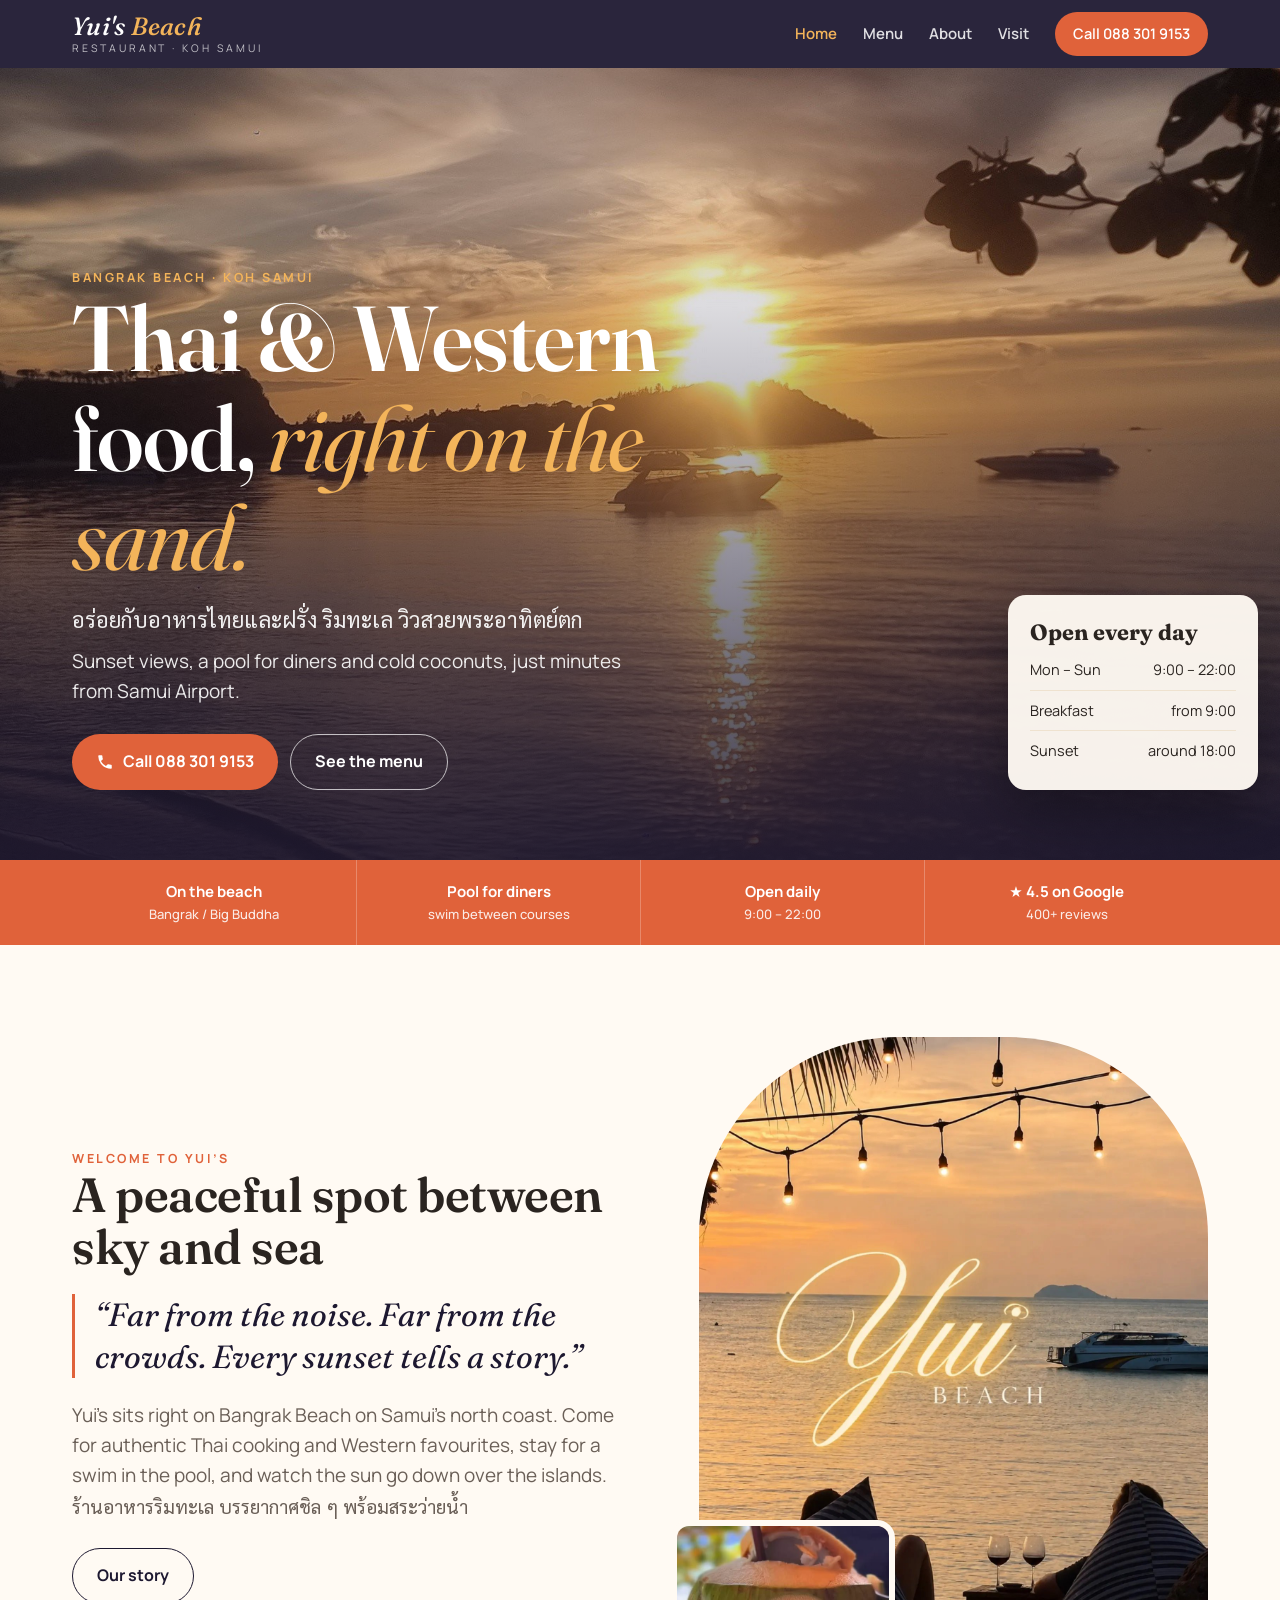
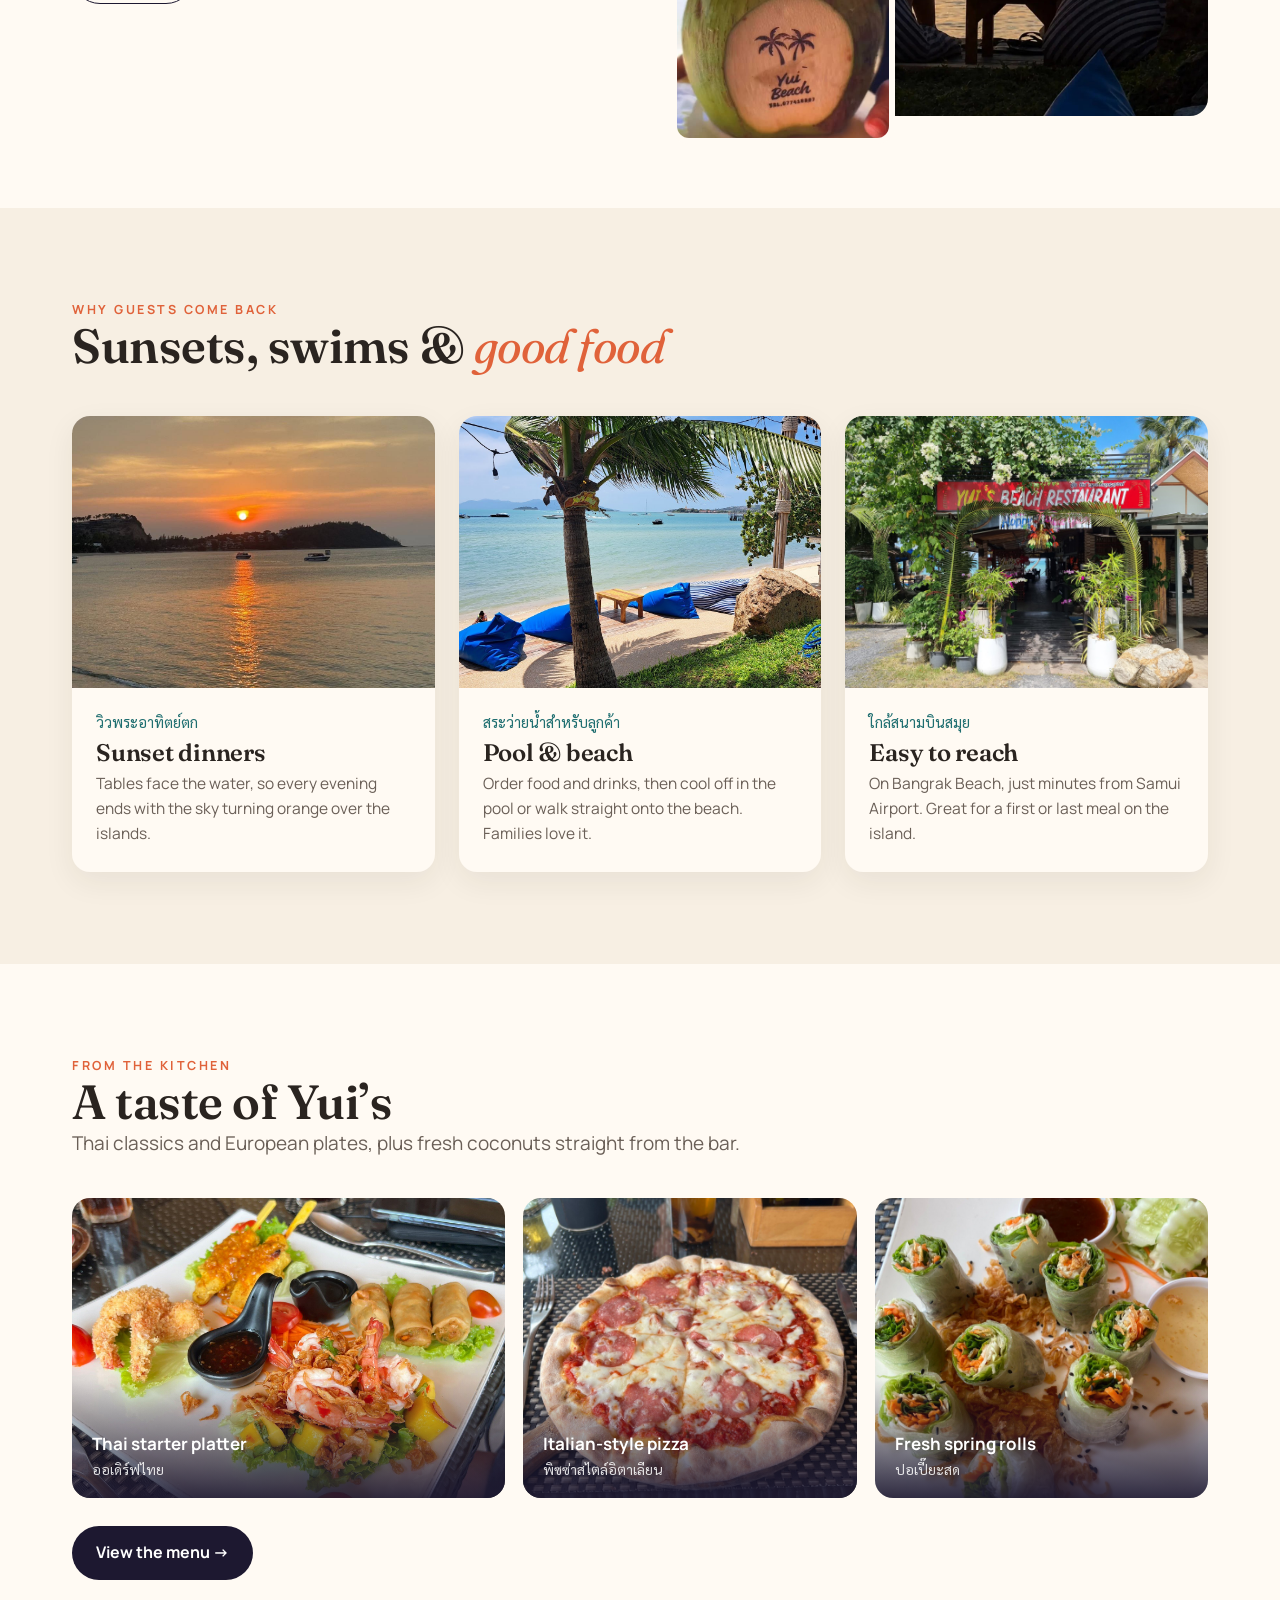
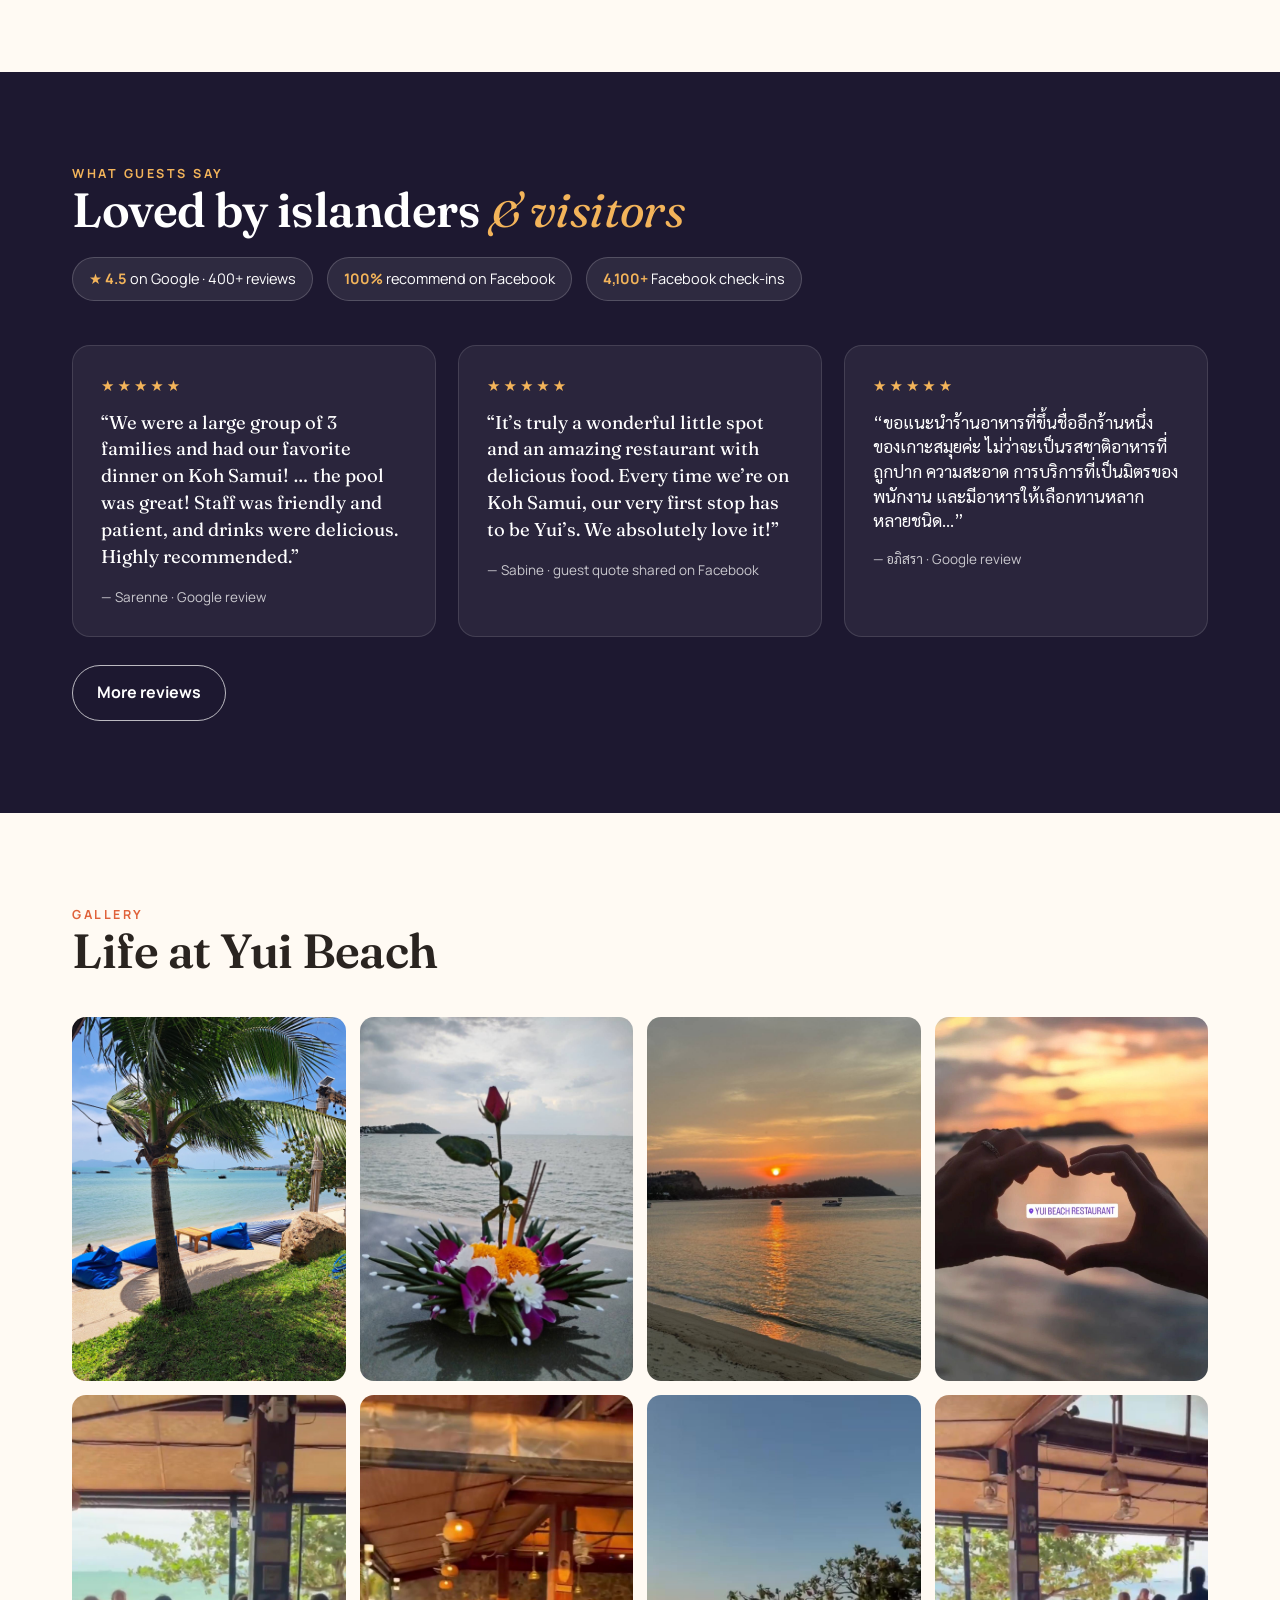
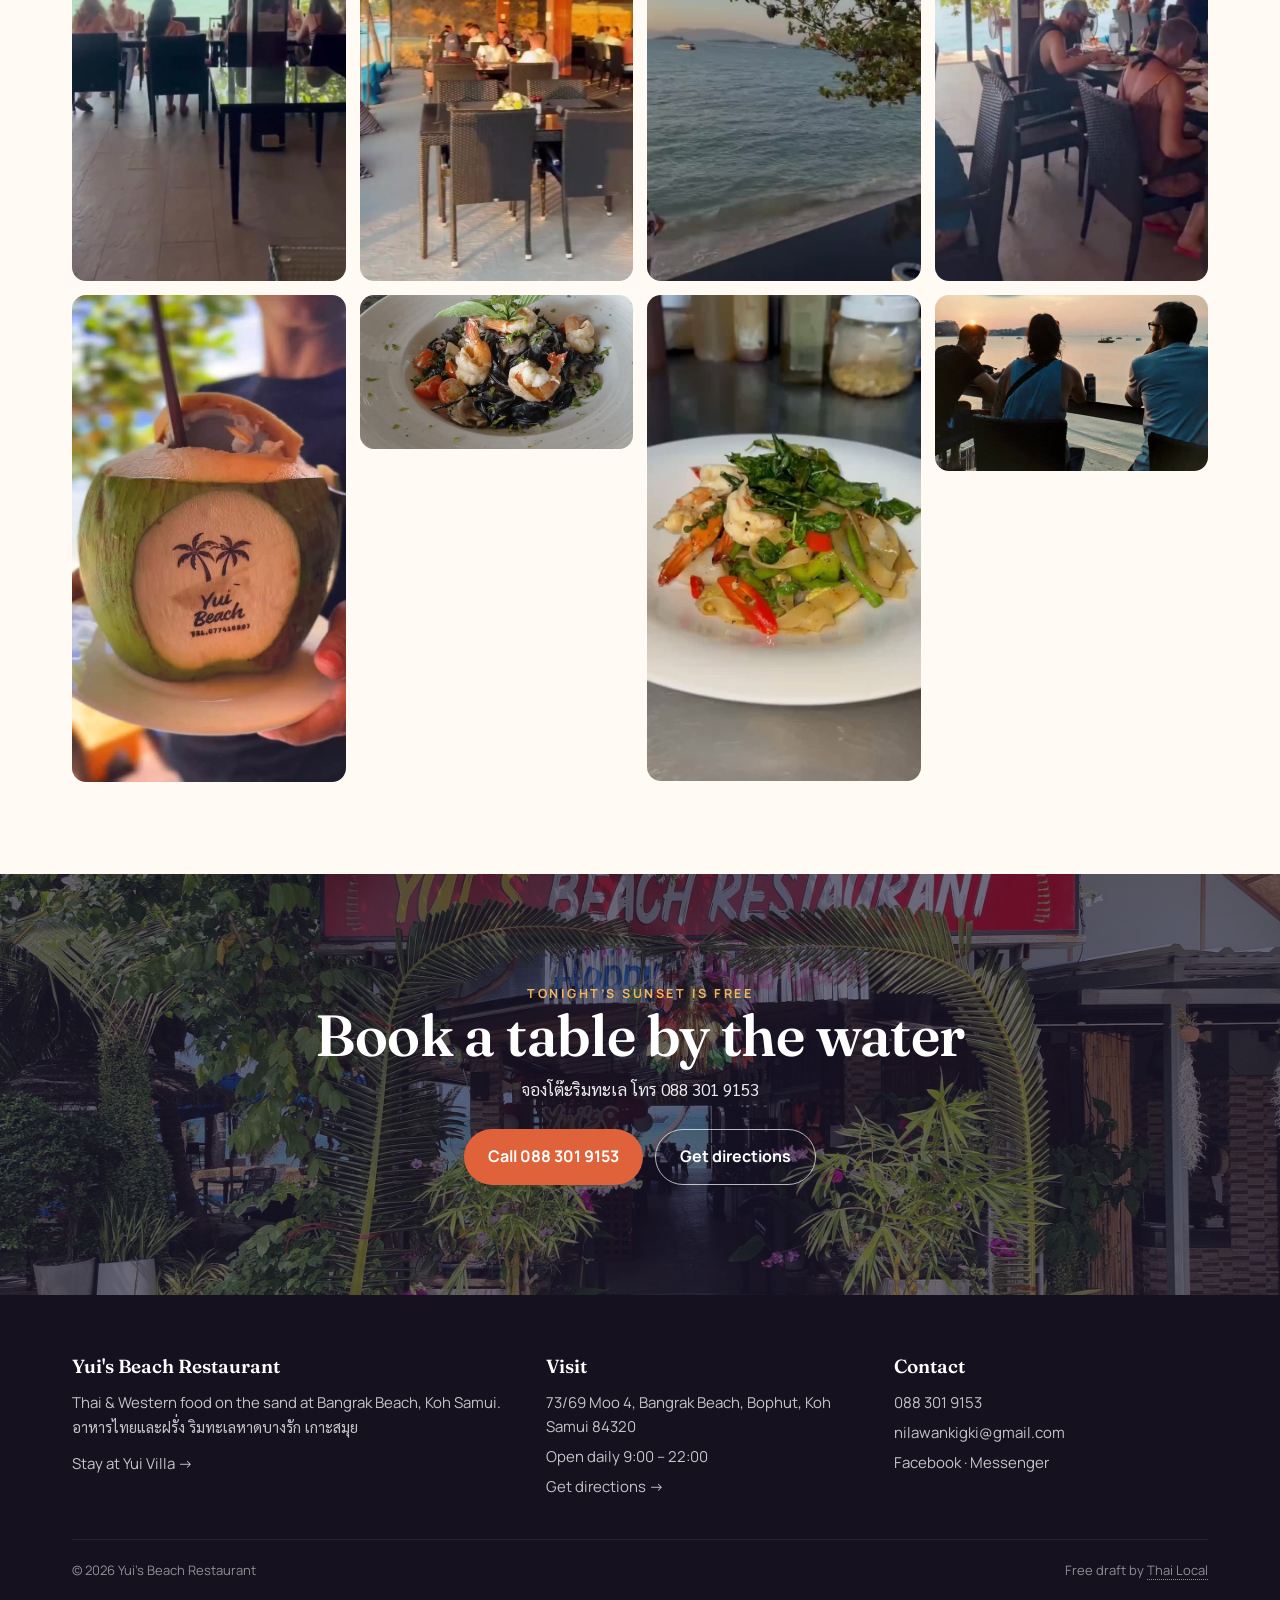
<file: index.html>
<!doctype html>
<html lang="en">
<head>
<meta charset="utf-8">
<meta name="viewport" content="width=device-width,initial-scale=1">
<meta name="robots" content="noindex,nofollow">
<title>Yui's Beach Restaurant · Thai & Western food on Bangrak Beach, Koh Samui</title>
<meta name="description" content="Beachfront Thai and Western restaurant on Bangrak Beach, Koh Samui. Sunset views, a pool for diners and fresh coconuts, minutes from Samui Airport. Open daily 9:00–22:00.">
<meta property="og:title" content="Yui's Beach Restaurant · Thai & Western food on Bangrak Beach, Koh Samui">
<meta property="og:description" content="Beachfront Thai and Western restaurant on Bangrak Beach, Koh Samui. Sunset views, a pool for diners and fresh coconuts, minutes from Samui Airport. Open daily 9:00–22:00.">
<meta property="og:image" content="https://yuibeach.thailocal.online/img2/sunset-logo.jpg">
<meta property="og:url" content="https://yuibeach.thailocal.online/">
<meta property="og:type" content="restaurant">
<link rel="preconnect" href="https://fonts.googleapis.com"><link rel="preconnect" href="https://fonts.gstatic.com" crossorigin>
<link href="https://fonts.googleapis.com/css2?family=Fraunces:ital,opsz,wght@0,9..144,400;0,9..144,600;1,9..144,400;1,9..144,500&family=Manrope:wght@400;500;600;700&family=Sarabun:wght@400;500;700&display=swap" rel="stylesheet">
<link rel="stylesheet" href="css/style.css?v=2">
<link rel="icon" href="data:image/svg+xml,<svg xmlns='http://www.w3.org/2000/svg' viewBox='0 0 100 100'><text y='.9em' font-size='90'>🌅</text></svg>">
<script type="application/ld+json">{"@context":"https://schema.org","@type":"Restaurant","name":"Yui's Beach Restaurant","telephone":"+66883019153","servesCuisine":["Thai","Seafood","Western"],"address":{"@type":"PostalAddress","streetAddress":"73/69 Moo 4, Bangrak Beach","addressLocality":"Bophut, Koh Samui","addressRegion":"Surat Thani","postalCode":"84320","addressCountry":"TH"},"geo":{"@type":"GeoCoordinates","latitude":9.557736,"longitude":100.054625},"openingHours":"Mo-Su 09:00-22:00","priceRange":"$$"}</script>
</head>
<body>
<header class="nav"><div class="wrap nav-in">
<a class="brand" href="./"><b>Yui's <span>Beach</span></b><small>Restaurant · Koh Samui</small></a>
<button class="burger" aria-label="Menu">☰</button>
<nav class="links"><a href="./" class="on">Home</a><a href="menu.html">Menu</a><a href="about.html">About</a><a href="visit.html">Visit</a><a class="btn btn-ember" href="tel:+66883019153">Call 088 301 9153</a></nav>
</div></header>

<section class="hero" style="padding:0">
<picture><source media="(max-width:760px)" srcset="img2/sunset-beach.jpg"><img src="img2/hero-sunset-sea.jpg" alt="Sunset over the sea from Yui's Beach Restaurant"></picture>
<div class="wrap hero-in">
<p class="eyebrow" style="color:var(--gold)">Bangrak Beach · Koh Samui</p>
<h1>Thai &amp; Western food, <em>right on the sand.</em></h1>
<p class="th-line">อร่อยกับอาหารไทยและฝรั่ง ริมทะเล วิวสวยพระอาทิตย์ตก</p>
<p class="sub">Sunset views, a pool for diners and cold coconuts, just minutes from Samui Airport.</p>
<div class="ctas"><a class="btn btn-ember" href="tel:+66883019153"><svg width="18" height="18" viewBox="0 0 24 24" fill="currentColor"><path d="M6.6 10.8a15.1 15.1 0 0 0 6.6 6.6l2.2-2.2c.3-.3.7-.4 1-.2 1.1.4 2.3.6 3.6.6.6 0 1 .4 1 1V20c0 .6-.4 1-1 1A17 17 0 0 1 3 4c0-.6.4-1 1-1h3.5c.6 0 1 .4 1 1 0 1.3.2 2.5.6 3.6.1.3 0 .7-.2 1l-2.3 2.2z"/></svg> Call 088 301 9153</a><a class="btn btn-ghost" href="menu.html">See the menu</a></div>
</div>
<aside class="hero-card"><b>Open every day</b><div class="row"><span>Mon – Sun</span><span>9:00 – 22:00</span></div><div class="row"><span>Breakfast</span><span>from 9:00</span></div><div class="row"><span>Sunset</span><span>around 18:00</span></div></aside>
</section>
<div class="facts"><div class="wrap"><ul>
<li>On the beach<span>Bangrak / Big Buddha</span></li>
<li>Pool for diners<span>swim between courses</span></li>
<li>Open daily<span>9:00 – 22:00</span></li>
<li>★ 4.5 on Google<span>400+ reviews</span></li>
</ul></div></div>

<section><div class="wrap split">
<div>
<p class="eyebrow">Welcome to Yui’s</p>
<h2>A peaceful spot between sky and sea</h2>
<p class="quote-big">“Far from the noise. Far from the crowds. Every sunset tells a story.”</p>
<p class="lead">Yui’s sits right on Bangrak Beach on Samui’s north coast. Come for authentic Thai cooking and Western favourites, stay for a swim in the pool, and watch the sun go down over the islands. <span class="th">ร้านอาหารริมทะเล บรรยากาศชิล ๆ พร้อมสระว่ายน้ำ</span></p>
<p style="margin-top:26px"><a class="btn btn-line" href="about.html">Our story</a></p>
</div>
<div class="split-media"><img class="main" src="img2/sunset-logo.jpg" alt="Yui Beach at sunset"><img class="inset" src="img2/coconut.jpg" alt="Fresh coconut with the Yui Beach stamp" loading="lazy"></div>
</div></section>

<section class="bg-sand"><div class="wrap">
<p class="eyebrow">Why guests come back</p>
<h2>Sunsets, swims &amp; <em style="color:var(--ember)">good food</em></h2>
<div class="cards">
<div class="card"><img src="img2/sunset-beach.jpg" alt="Sunset over the water at Yui's" loading="lazy"><div><span class="th">วิวพระอาทิตย์ตก</span><h3>Sunset dinners</h3><p>Tables face the water, so every evening ends with the sky turning orange over the islands.</p></div></div>
<div class="card"><img src="img2/beach-loungers.jpg" alt="Beanbags on the beach in front of Yui's" loading="lazy"><div><span class="th">สระว่ายน้ำสำหรับลูกค้า</span><h3>Pool &amp; beach</h3><p>Order food and drinks, then cool off in the pool or walk straight onto the beach. Families love it.</p></div></div>
<div class="card"><img src="img2/entrance.jpg" alt="The entrance to Yui's Beach Restaurant" loading="lazy"><div><span class="th">ใกล้สนามบินสมุย</span><h3>Easy to reach</h3><p>On Bangrak Beach, just minutes from Samui Airport. Great for a first or last meal on the island.</p></div></div>
</div></div></section>

<section><div class="wrap">
<p class="eyebrow">From the kitchen</p>
<h2>A taste of Yui’s</h2>
<p class="lead">Thai classics and European plates, plus fresh coconuts straight from the bar.</p>
<div class="dishes">
<figure><img src="img2/starter-platter.jpg" alt="Thai starter platter" loading="lazy"><figcaption>Thai starter platter<span>ออเดิร์ฟไทย</span></figcaption></figure>
<figure><img src="img2/pizza.jpg" alt="Italian-style pizza" loading="lazy"><figcaption>Italian-style pizza<span>พิซซ่าสไตล์อิตาเลียน</span></figcaption></figure>
<figure><img src="img2/fresh-spring-rolls.jpg" alt="Fresh spring rolls" loading="lazy"><figcaption>Fresh spring rolls<span>ปอเปี๊ยะสด</span></figcaption></figure>
</div>
<p style="margin-top:28px"><a class="btn btn-dark" href="menu.html">View the menu →</a></p>
</div></section>

<section class="bg-dusk"><div class="wrap">
<p class="eyebrow" style="color:var(--gold)">What guests say</p>
<h2>Loved by islanders <em>&amp; visitors</em></h2>
<div class="rating-row"><span class="pill"><b>★ 4.5</b> on Google · 400+ reviews</span><span class="pill"><b>100%</b> recommend on Facebook</span><span class="pill"><b>4,100+</b> Facebook check-ins</span></div>
<div class="reviews"><article class="review"><div class="stars">★★★★★</div><p>“We were a large group of 3 families and had our favorite dinner on Koh Samui! … the pool was great! Staff was friendly and patient, and drinks were delicious. Highly recommended.”</p><footer>— Sarenne · Google review</footer></article><article class="review"><div class="stars">★★★★★</div><p>“It’s truly a wonderful little spot and an amazing restaurant with delicious food. Every time we’re on Koh Samui, our very first stop has to be Yui’s. We absolutely love it!”</p><footer>— Sabine · guest quote shared on Facebook</footer></article><article class="review"><div class="stars">★★★★★</div><p class="th">“ขอแนะนำร้านอาหารที่ขึ้นชื่ออีกร้านหนึ่งของเกาะสมุยค่ะ ไม่ว่าจะเป็นรสชาติอาหารที่ถูกปาก ความสะอาด การบริการที่เป็นมิตรของพนักงาน และมีอาหารให้เลือกทานหลากหลายชนิด…”</p><footer>— อภิสรา · Google review</footer></article></div>
<p style="margin-top:28px"><a class="btn btn-ghost" href="about.html#reviews">More reviews</a></p>
</div></section>

<section><div class="wrap">
<p class="eyebrow">Gallery</p>
<h2>Life at Yui Beach</h2>
<div class="gallery"><a href="img2/beach-loungers.jpg"><img src="img2/beach-loungers.jpg" alt="Beanbags on the beach in front of Yui's" loading="lazy"></a><a href="img2/dining-seaview.jpg"><img src="img2/dining-seaview.jpg" alt="Open-air dining room looking out to sea" loading="lazy"></a><a href="img2/coconut.jpg"><img src="img2/coconut.jpg" alt="Fresh coconut with the Yui Beach stamp" loading="lazy"></a><a href="img2/krathong.jpg"><img src="img2/krathong.jpg" alt="Loy Krathong on the beach" loading="lazy"></a><a href="img2/golden-hour-room.jpg"><img src="img2/golden-hour-room.jpg" alt="The dining room at golden hour" loading="lazy"></a><a href="img2/squid-ink-pasta.jpg"><img src="img2/squid-ink-pasta.jpg" alt="Squid-ink spaghetti with prawns" loading="lazy"></a><a href="img2/sunset-beach.jpg"><img src="img2/sunset-beach.jpg" alt="Evening sun on the water" loading="lazy"></a><a href="img2/deck-sea.jpg"><img src="img2/deck-sea.jpg" alt="The view from the deck" loading="lazy"></a><a href="img2/kee-mao-prawns.jpg"><img src="img2/kee-mao-prawns.jpg" alt="Spaghetti kee mao with prawns" loading="lazy"></a><a href="img2/heart-sunset.jpg"><img src="img2/heart-sunset.jpg" alt="Sunset at Yui Beach" loading="lazy"></a><a href="img2/dining-busy.jpg"><img src="img2/dining-busy.jpg" alt="Dinner service" loading="lazy"></a><a href="img2/sunset-dinner.jpg"><img src="img2/sunset-dinner.jpg" alt="Sunset drinks by the water" loading="lazy"></a></div><div class="lb"><button aria-label="Close">×</button><img alt=""></div>
</div></section>
<section class="cta-band"><img src="img2/entrance-wide.jpg" alt="" loading="lazy"><div class="wrap">
<p class="eyebrow" style="color:var(--gold)">Tonight’s sunset is free</p>
<h2>Book a table by the water</h2><p class="th" style="margin-top:10px;opacity:.9">จองโต๊ะริมทะเล โทร 088 301 9153</p>
<div class="ctas"><a class="btn btn-ember" href="tel:+66883019153">Call 088 301 9153</a><a class="btn btn-ghost" href="https://www.google.com/maps/dir/?api=1&destination=9.557736,100.054625" target="_blank" rel="noopener">Get directions</a></div>
</div></section>
<footer class="site"><div class="wrap">
<div class="foot">
<div><h4>Yui's Beach Restaurant</h4><p>Thai &amp; Western food on the sand at Bangrak Beach, Koh Samui.<br><span class="th">อาหารไทยและฝรั่ง ริมทะเลหาดบางรัก เกาะสมุย</span></p><p style="margin-top:12px"><a href="https://yuivillassamui.thailocal.online/">Stay at Yui Villa →</a></p></div>
<div><h4>Visit</h4><ul><li>73/69 Moo 4, Bangrak Beach, Bophut, Koh Samui 84320</li><li>Open daily 9:00 – 22:00</li><li><a href="https://www.google.com/maps/dir/?api=1&destination=9.557736,100.054625" target="_blank" rel="noopener">Get directions →</a></li></ul></div>
<div><h4>Contact</h4><ul><li><a href="tel:+66883019153">088 301 9153</a></li><li><a href="mailto:nilawankigki@gmail.com">nilawankigki@gmail.com</a></li><li><a href="https://www.facebook.com/Yuibeach" target="_blank" rel="noopener">Facebook</a> · <a href="https://m.me/Yuibeach" target="_blank" rel="noopener">Messenger</a></li></ul></div>
</div>
<div class="foot-bottom"><span>© 2026 Yui's Beach Restaurant</span><span class="draft-credit">Free draft by <a href="https://thailocal.online" target="_blank" rel="noopener">Thai Local</a></span></div>
</div></footer>
<nav class="mbar" aria-label="Quick contact">
<a class="call" href="tel:+66883019153"><svg viewBox="0 0 24 24" fill="currentColor"><path d="M6.6 10.8a15.1 15.1 0 0 0 6.6 6.6l2.2-2.2c.3-.3.7-.4 1-.2 1.1.4 2.3.6 3.6.6.6 0 1 .4 1 1V20c0 .6-.4 1-1 1A17 17 0 0 1 3 4c0-.6.4-1 1-1h3.5c.6 0 1 .4 1 1 0 1.3.2 2.5.6 3.6.1.3 0 .7-.2 1l-2.3 2.2z"/></svg>Call 088 301 9153</a>
<a href="https://www.google.com/maps/dir/?api=1&destination=9.557736,100.054625" target="_blank" rel="noopener"><svg viewBox="0 0 24 24" fill="currentColor"><path d="M12 2a7 7 0 0 0-7 7c0 5.2 7 13 7 13s7-7.8 7-13a7 7 0 0 0-7-7zm0 9.5A2.5 2.5 0 1 1 12 6.5a2.5 2.5 0 0 1 0 5z"/></svg>Directions</a>
<a href="https://m.me/Yuibeach" target="_blank" rel="noopener"><svg viewBox="0 0 24 24" fill="currentColor"><path d="M12 2C6.4 2 2 6.1 2 11.3c0 2.9 1.4 5.5 3.7 7.2V22l3.4-1.9c.9.3 1.9.4 2.9.4 5.6 0 10-4.1 10-9.3S17.6 2 12 2zm1 12.4-2.5-2.7-5 2.7 5.5-5.8 2.6 2.7 4.9-2.7-5.5 5.8z"/></svg>Message</a>
</nav>
<script src="js/main.js"></script>
</body></html>
</file>
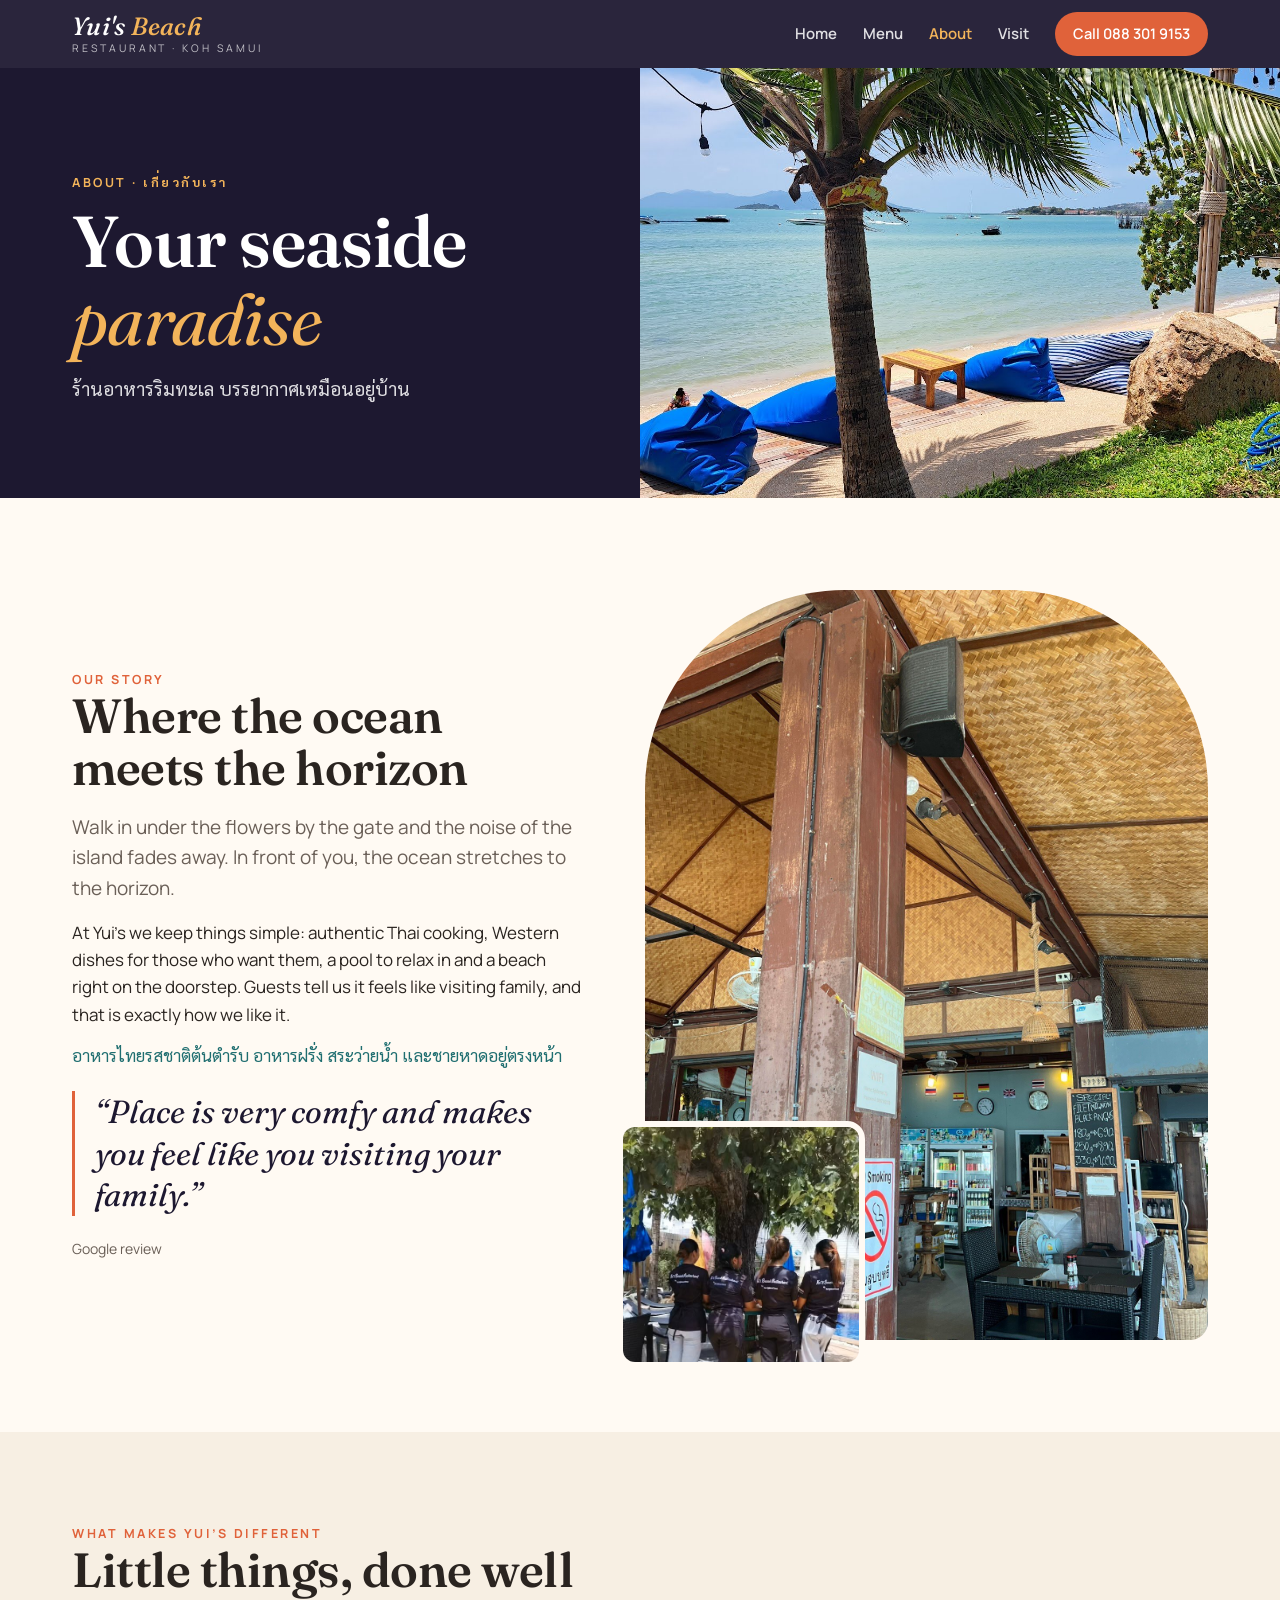
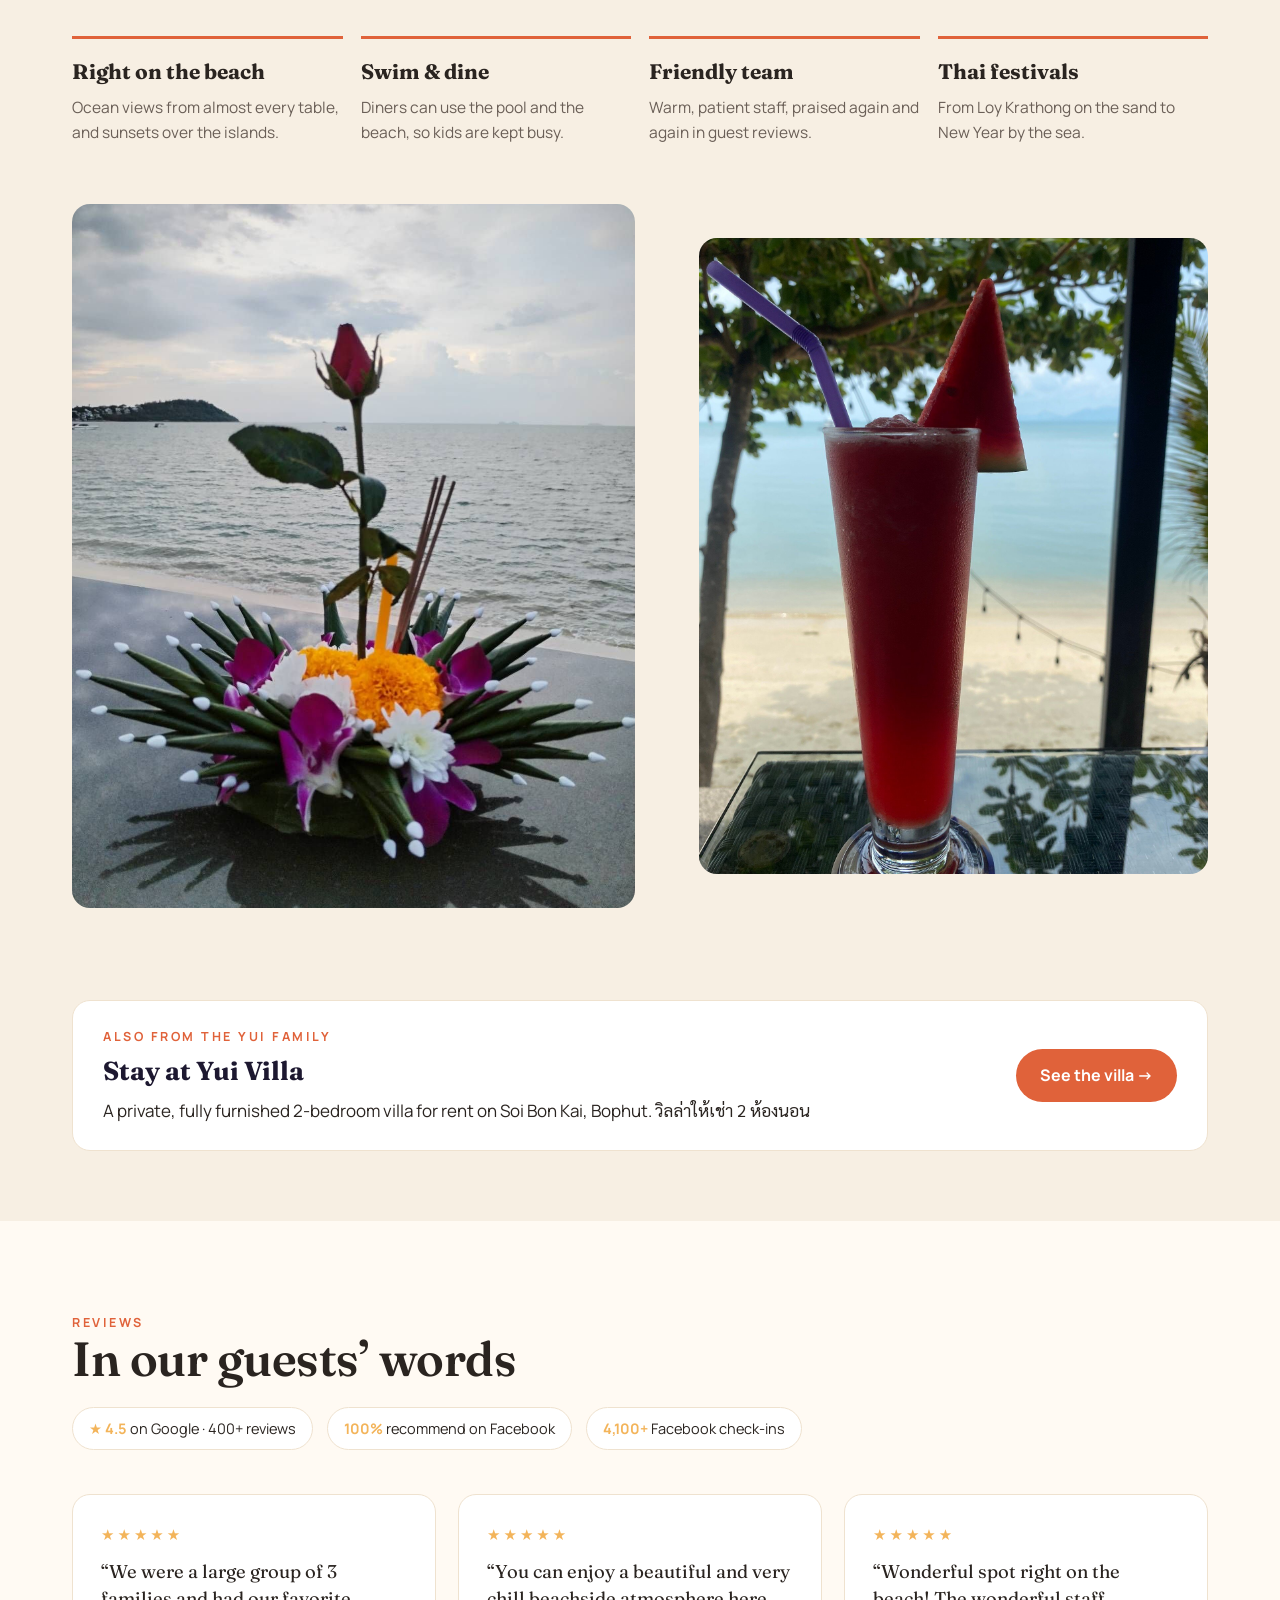
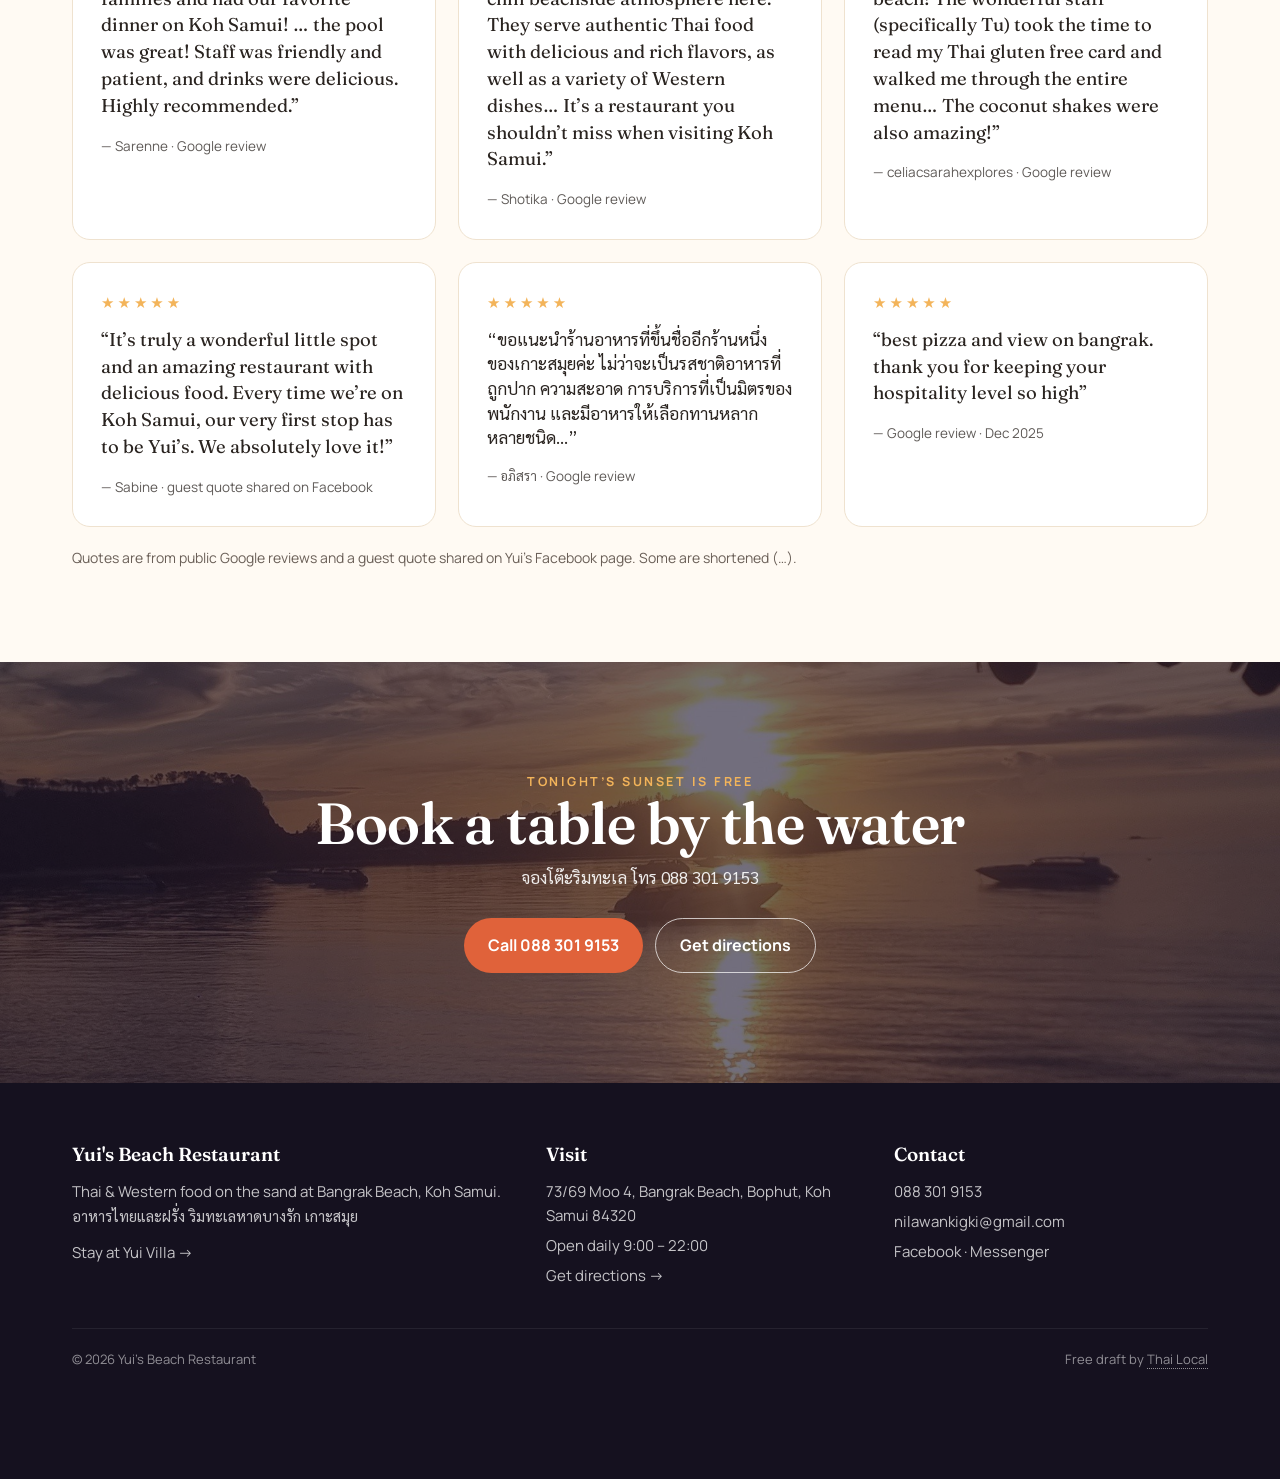
<file: about.html>
<!doctype html>
<html lang="en">
<head>
<meta charset="utf-8">
<meta name="viewport" content="width=device-width,initial-scale=1">
<meta name="robots" content="noindex,nofollow">
<title>About · Yui's Beach Restaurant, Koh Samui</title>
<meta name="description" content="The story of Yui's Beach Restaurant: a friendly, family-feel beach restaurant with a pool on Bangrak Beach, Koh Samui.">
<meta property="og:title" content="About · Yui's Beach Restaurant, Koh Samui">
<meta property="og:description" content="The story of Yui's Beach Restaurant: a friendly, family-feel beach restaurant with a pool on Bangrak Beach, Koh Samui.">
<meta property="og:image" content="https://yuibeach.thailocal.online/img2/sunset-logo.jpg">
<meta property="og:url" content="https://yuibeach.thailocal.online/about.html">
<meta property="og:type" content="restaurant">
<link rel="preconnect" href="https://fonts.googleapis.com"><link rel="preconnect" href="https://fonts.gstatic.com" crossorigin>
<link href="https://fonts.googleapis.com/css2?family=Fraunces:ital,opsz,wght@0,9..144,400;0,9..144,600;1,9..144,400;1,9..144,500&family=Manrope:wght@400;500;600;700&family=Sarabun:wght@400;500;700&display=swap" rel="stylesheet">
<link rel="stylesheet" href="css/style.css?v=2">
<link rel="icon" href="data:image/svg+xml,<svg xmlns='http://www.w3.org/2000/svg' viewBox='0 0 100 100'><text y='.9em' font-size='90'>🌅</text></svg>">
<script type="application/ld+json">{"@context":"https://schema.org","@type":"Restaurant","name":"Yui's Beach Restaurant","telephone":"+66883019153","servesCuisine":["Thai","Seafood","Western"],"address":{"@type":"PostalAddress","streetAddress":"73/69 Moo 4, Bangrak Beach","addressLocality":"Bophut, Koh Samui","addressRegion":"Surat Thani","postalCode":"84320","addressCountry":"TH"},"geo":{"@type":"GeoCoordinates","latitude":9.557736,"longitude":100.054625},"openingHours":"Mo-Su 09:00-22:00","priceRange":"$$"}</script>
</head>
<body>
<header class="nav"><div class="wrap nav-in">
<a class="brand" href="./"><b>Yui's <span>Beach</span></b><small>Restaurant · Koh Samui</small></a>
<button class="burger" aria-label="Menu">☰</button>
<nav class="links"><a href="./">Home</a><a href="menu.html">Menu</a><a href="about.html" class="on">About</a><a href="visit.html">Visit</a><a class="btn btn-ember" href="tel:+66883019153">Call 088 301 9153</a></nav>
</div></header>

<section class="phero"><div class="phero-in">
<div class="phero-txt"><p class="eyebrow" style="color:var(--gold)">About · เกี่ยวกับเรา</p><h1>Your seaside <em>paradise</em></h1><p class="th">ร้านอาหารริมทะเล บรรยากาศเหมือนอยู่บ้าน</p></div>
<div class="phero-img"><img src="img2/beach-loungers.jpg" alt="The beach in front of Yui's Beach Restaurant"></div>
</div></section>

<section><div class="wrap split rev">
<div class="split-media"><img class="main" src="img2/interior.jpg" alt="Inside Yui's Beach Restaurant"><img class="inset" src="img2/team.jpg" alt="The Yui's team" loading="lazy"></div>
<div>
<p class="eyebrow">Our story</p>
<h2>Where the ocean meets the horizon</h2>
<p class="lead" style="margin-top:18px">Walk in under the flowers by the gate and the noise of the island fades away. In front of you, the ocean stretches to the horizon.</p>
<p style="margin-top:16px">At Yui’s we keep things simple: authentic Thai cooking, Western dishes for those who want them, a pool to relax in and a beach right on the doorstep. Guests tell us it feels like visiting family, and that is exactly how we like it.</p>
<p class="th" style="margin-top:14px;color:var(--lagoon)">อาหารไทยรสชาติต้นตำรับ อาหารฝรั่ง สระว่ายน้ำ และชายหาดอยู่ตรงหน้า</p>
<p class="quote-big">“Place is very comfy and makes you feel like you visiting your family.”</p>
<p class="cite">Google review</p>
</div>
</div></section>

<section class="bg-sand"><div class="wrap">
<p class="eyebrow">What makes Yui’s different</p>
<h2>Little things, done well</h2>
<div class="values">
<div><b>Right on the beach</b><p>Ocean views from almost every table, and sunsets over the islands.</p></div>
<div><b>Swim &amp; dine</b><p>Diners can use the pool and the beach, so kids are kept busy.</p></div>
<div><b>Friendly team</b><p>Warm, patient staff, praised again and again in guest reviews.</p></div>
<div><b>Thai festivals</b><p>From Loy Krathong on the sand to New Year by the sea.</p></div>
</div>
<div class="split" style="margin-top:60px">
<img src="img2/krathong.jpg" alt="Loy Krathong on the beach" style="border-radius:var(--r);aspect-ratio:4/5;object-fit:cover;width:100%" loading="lazy">
<img src="img2/fruit-shake.jpg" alt="Fruit shake with a view of the beach" style="border-radius:var(--r);aspect-ratio:4/5;object-fit:cover;width:100%" loading="lazy">
</div>
</div></section>

<section style="padding:0 0 70px" class="bg-sand"><div class="wrap"><a href="https://yuivillassamui.thailocal.online/" style="display:flex;flex-wrap:wrap;gap:18px;align-items:center;justify-content:space-between;text-decoration:none;background:#fff;border:1px solid var(--sand-2);border-radius:var(--r);padding:26px 30px">
<span><span class="eyebrow" style="display:block">Also from the Yui family</span><b style="font-family:var(--serif);font-size:26px;color:var(--dusk);display:block;margin-top:4px">Stay at Yui Villa</b><span style="display:block;margin-top:4px">A private, fully furnished 2-bedroom villa for rent on Soi Bon Kai, Bophut. <span class="th">วิลล่าให้เช่า 2 ห้องนอน</span></span></span>
<span class="btn btn-ember" style="pointer-events:none">See the villa →</span></a></div></section>
<section class="bg-shell" id="reviews"><div class="wrap">
<p class="eyebrow">Reviews</p>
<h2>In our guests’ words</h2>
<div class="rating-row"><span class="pill" style="background:#fff;border-color:var(--sand-2)"><b>★ 4.5</b> on Google · 400+ reviews</span><span class="pill" style="background:#fff;border-color:var(--sand-2)"><b>100%</b> recommend on Facebook</span><span class="pill" style="background:#fff;border-color:var(--sand-2)"><b>4,100+</b> Facebook check-ins</span></div>
<div class="reviews"><article class="review"><div class="stars">★★★★★</div><p>“We were a large group of 3 families and had our favorite dinner on Koh Samui! … the pool was great! Staff was friendly and patient, and drinks were delicious. Highly recommended.”</p><footer>— Sarenne · Google review</footer></article><article class="review"><div class="stars">★★★★★</div><p>“You can enjoy a beautiful and very chill beachside atmosphere here. They serve authentic Thai food with delicious and rich flavors, as well as a variety of Western dishes… It’s a restaurant you shouldn’t miss when visiting Koh Samui.”</p><footer>— Shotika · Google review</footer></article><article class="review"><div class="stars">★★★★★</div><p>“Wonderful spot right on the beach! The wonderful staff (specifically Tu) took the time to read my Thai gluten free card and walked me through the entire menu… The coconut shakes were also amazing!”</p><footer>— celiacsarahexplores · Google review</footer></article><article class="review"><div class="stars">★★★★★</div><p>“It’s truly a wonderful little spot and an amazing restaurant with delicious food. Every time we’re on Koh Samui, our very first stop has to be Yui’s. We absolutely love it!”</p><footer>— Sabine · guest quote shared on Facebook</footer></article><article class="review"><div class="stars">★★★★★</div><p class="th">“ขอแนะนำร้านอาหารที่ขึ้นชื่ออีกร้านหนึ่งของเกาะสมุยค่ะ ไม่ว่าจะเป็นรสชาติอาหารที่ถูกปาก ความสะอาด การบริการที่เป็นมิตรของพนักงาน และมีอาหารให้เลือกทานหลากหลายชนิด…”</p><footer>— อภิสรา · Google review</footer></article><article class="review"><div class="stars">★★★★★</div><p>“best pizza and view on bangrak. thank you for keeping your hospitality level so high”</p><footer>— Google review · Dec 2025</footer></article></div>
<p class="cite" style="margin-top:20px">Quotes are from public Google reviews and a guest quote shared on Yui’s Facebook page. Some are shortened (…).</p>
</div></section>
<section class="cta-band"><img src="img2/hero-sunset-sea.jpg" alt="" loading="lazy"><div class="wrap">
<p class="eyebrow" style="color:var(--gold)">Tonight’s sunset is free</p>
<h2>Book a table by the water</h2><p class="th" style="margin-top:10px;opacity:.9">จองโต๊ะริมทะเล โทร 088 301 9153</p>
<div class="ctas"><a class="btn btn-ember" href="tel:+66883019153">Call 088 301 9153</a><a class="btn btn-ghost" href="https://www.google.com/maps/dir/?api=1&destination=9.557736,100.054625" target="_blank" rel="noopener">Get directions</a></div>
</div></section>
<footer class="site"><div class="wrap">
<div class="foot">
<div><h4>Yui's Beach Restaurant</h4><p>Thai &amp; Western food on the sand at Bangrak Beach, Koh Samui.<br><span class="th">อาหารไทยและฝรั่ง ริมทะเลหาดบางรัก เกาะสมุย</span></p><p style="margin-top:12px"><a href="https://yuivillassamui.thailocal.online/">Stay at Yui Villa →</a></p></div>
<div><h4>Visit</h4><ul><li>73/69 Moo 4, Bangrak Beach, Bophut, Koh Samui 84320</li><li>Open daily 9:00 – 22:00</li><li><a href="https://www.google.com/maps/dir/?api=1&destination=9.557736,100.054625" target="_blank" rel="noopener">Get directions →</a></li></ul></div>
<div><h4>Contact</h4><ul><li><a href="tel:+66883019153">088 301 9153</a></li><li><a href="mailto:nilawankigki@gmail.com">nilawankigki@gmail.com</a></li><li><a href="https://www.facebook.com/Yuibeach" target="_blank" rel="noopener">Facebook</a> · <a href="https://m.me/Yuibeach" target="_blank" rel="noopener">Messenger</a></li></ul></div>
</div>
<div class="foot-bottom"><span>© 2026 Yui's Beach Restaurant</span><span class="draft-credit">Free draft by <a href="https://thailocal.online" target="_blank" rel="noopener">Thai Local</a></span></div>
</div></footer>
<nav class="mbar" aria-label="Quick contact">
<a class="call" href="tel:+66883019153"><svg viewBox="0 0 24 24" fill="currentColor"><path d="M6.6 10.8a15.1 15.1 0 0 0 6.6 6.6l2.2-2.2c.3-.3.7-.4 1-.2 1.1.4 2.3.6 3.6.6.6 0 1 .4 1 1V20c0 .6-.4 1-1 1A17 17 0 0 1 3 4c0-.6.4-1 1-1h3.5c.6 0 1 .4 1 1 0 1.3.2 2.5.6 3.6.1.3 0 .7-.2 1l-2.3 2.2z"/></svg>Call 088 301 9153</a>
<a href="https://www.google.com/maps/dir/?api=1&destination=9.557736,100.054625" target="_blank" rel="noopener"><svg viewBox="0 0 24 24" fill="currentColor"><path d="M12 2a7 7 0 0 0-7 7c0 5.2 7 13 7 13s7-7.8 7-13a7 7 0 0 0-7-7zm0 9.5A2.5 2.5 0 1 1 12 6.5a2.5 2.5 0 0 1 0 5z"/></svg>Directions</a>
<a href="https://m.me/Yuibeach" target="_blank" rel="noopener"><svg viewBox="0 0 24 24" fill="currentColor"><path d="M12 2C6.4 2 2 6.1 2 11.3c0 2.9 1.4 5.5 3.7 7.2V22l3.4-1.9c.9.3 1.9.4 2.9.4 5.6 0 10-4.1 10-9.3S17.6 2 12 2zm1 12.4-2.5-2.7-5 2.7 5.5-5.8 2.6 2.7 4.9-2.7-5.5 5.8z"/></svg>Message</a>
</nav>
<script src="js/main.js"></script>
</body></html>
</file>
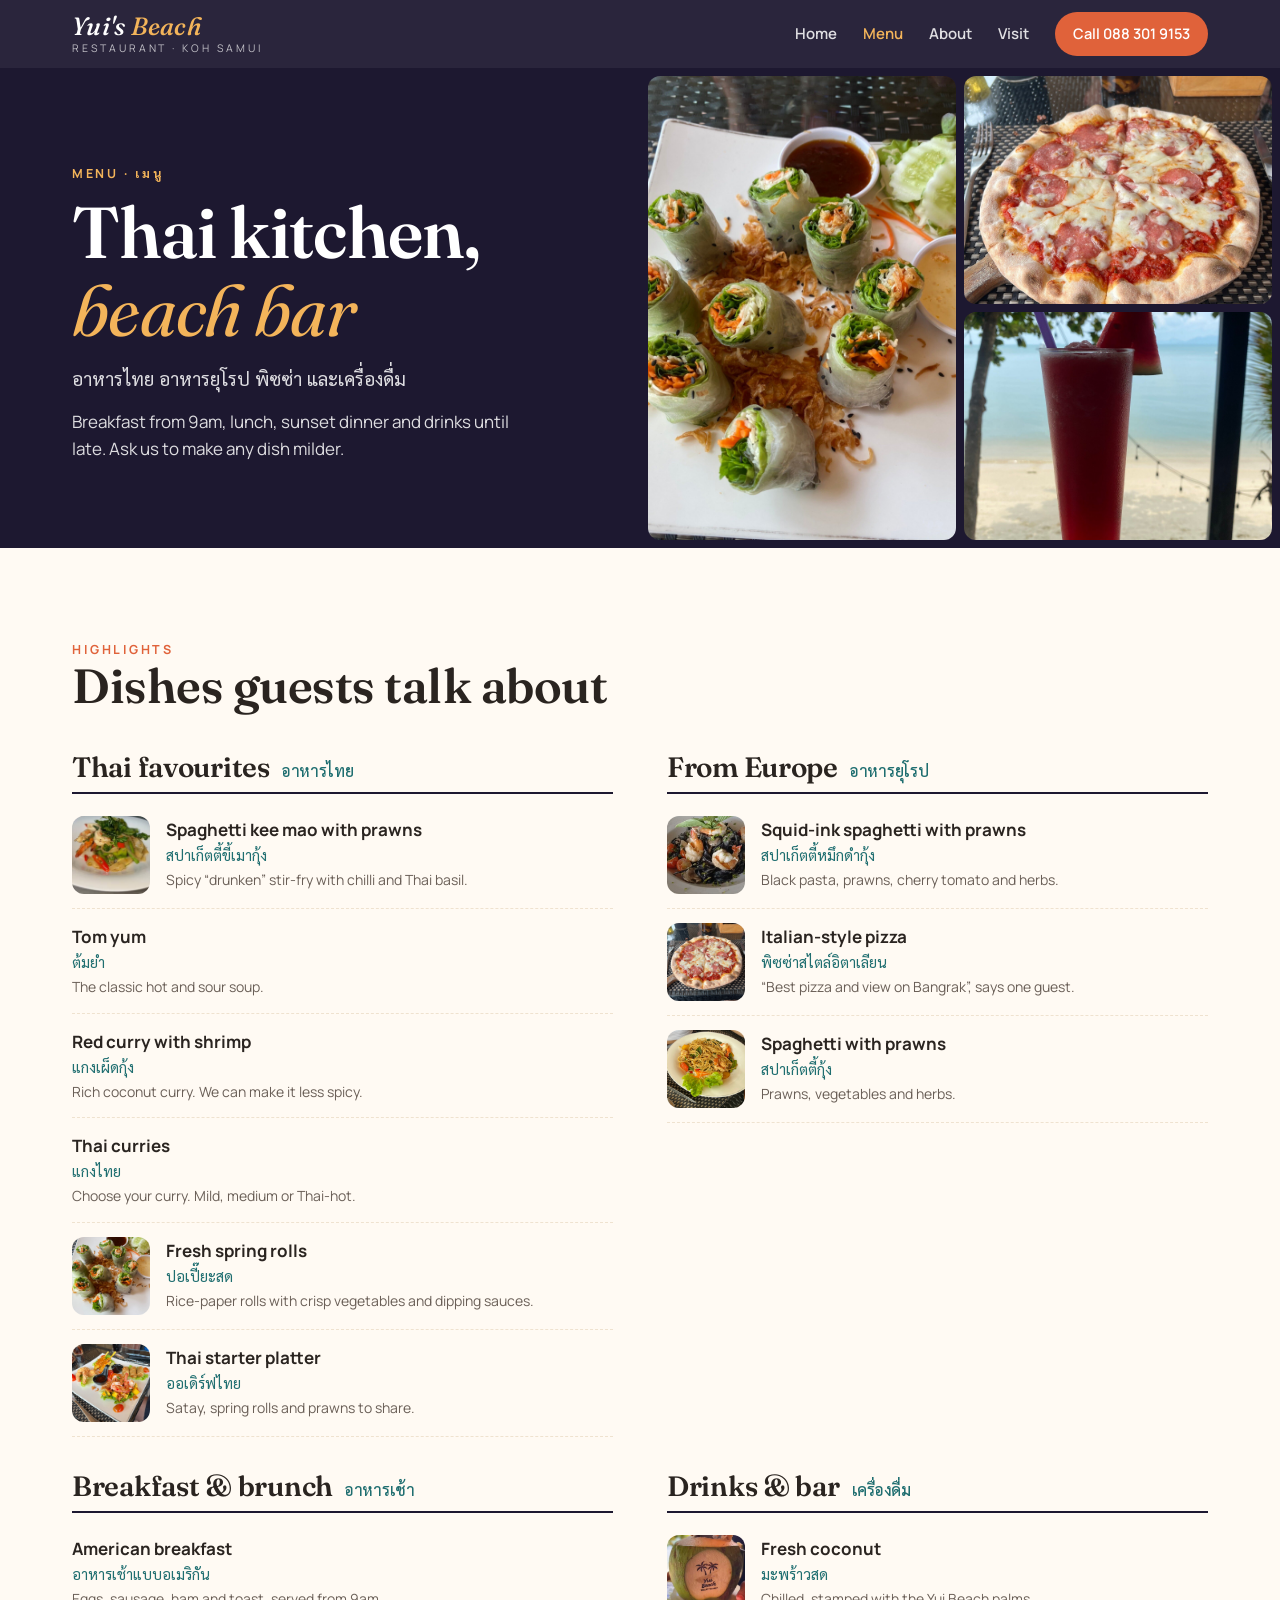
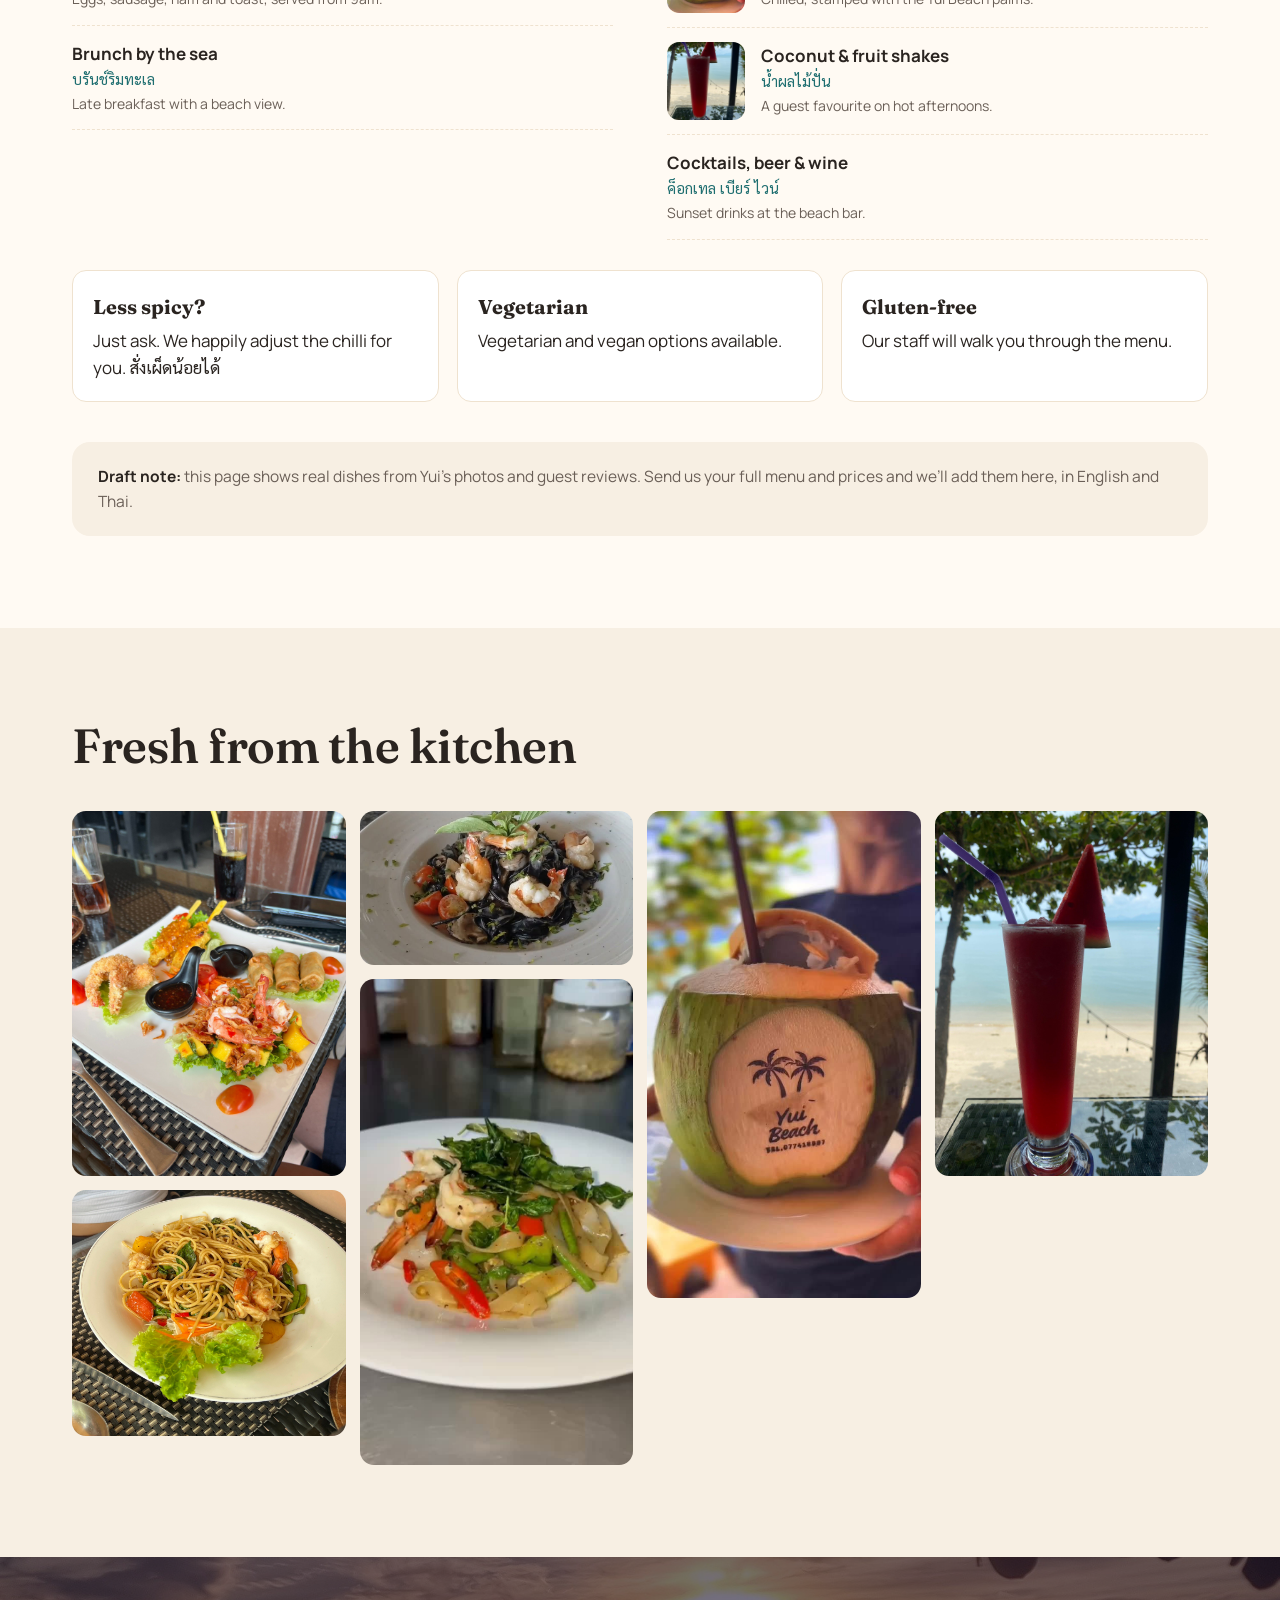
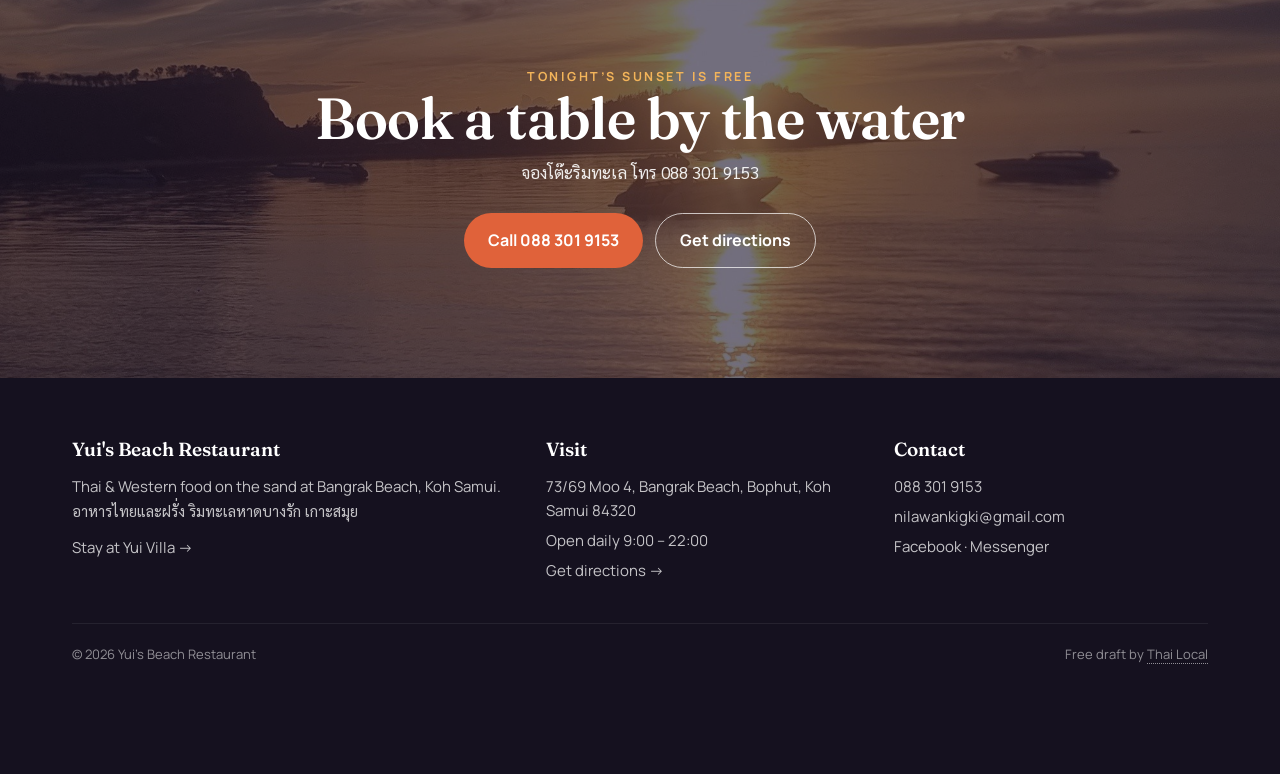
<file: menu.html>
<!doctype html>
<html lang="en">
<head>
<meta charset="utf-8">
<meta name="viewport" content="width=device-width,initial-scale=1">
<meta name="robots" content="noindex,nofollow">
<title>Menu · Yui's Beach Restaurant, Koh Samui</title>
<meta name="description" content="Thai favourites, European plates, breakfast and drinks at Yui's Beach Restaurant on Bangrak Beach, Koh Samui.">
<meta property="og:title" content="Menu · Yui's Beach Restaurant, Koh Samui">
<meta property="og:description" content="Thai favourites, European plates, breakfast and drinks at Yui's Beach Restaurant on Bangrak Beach, Koh Samui.">
<meta property="og:image" content="https://yuibeach.thailocal.online/img2/sunset-logo.jpg">
<meta property="og:url" content="https://yuibeach.thailocal.online/menu.html">
<meta property="og:type" content="restaurant">
<link rel="preconnect" href="https://fonts.googleapis.com"><link rel="preconnect" href="https://fonts.gstatic.com" crossorigin>
<link href="https://fonts.googleapis.com/css2?family=Fraunces:ital,opsz,wght@0,9..144,400;0,9..144,600;1,9..144,400;1,9..144,500&family=Manrope:wght@400;500;600;700&family=Sarabun:wght@400;500;700&display=swap" rel="stylesheet">
<link rel="stylesheet" href="css/style.css?v=2">
<link rel="icon" href="data:image/svg+xml,<svg xmlns='http://www.w3.org/2000/svg' viewBox='0 0 100 100'><text y='.9em' font-size='90'>🌅</text></svg>">
<script type="application/ld+json">{"@context":"https://schema.org","@type":"Restaurant","name":"Yui's Beach Restaurant","telephone":"+66883019153","servesCuisine":["Thai","Seafood","Western"],"address":{"@type":"PostalAddress","streetAddress":"73/69 Moo 4, Bangrak Beach","addressLocality":"Bophut, Koh Samui","addressRegion":"Surat Thani","postalCode":"84320","addressCountry":"TH"},"geo":{"@type":"GeoCoordinates","latitude":9.557736,"longitude":100.054625},"openingHours":"Mo-Su 09:00-22:00","priceRange":"$$"}</script>
</head>
<body>
<header class="nav"><div class="wrap nav-in">
<a class="brand" href="./"><b>Yui's <span>Beach</span></b><small>Restaurant · Koh Samui</small></a>
<button class="burger" aria-label="Menu">☰</button>
<nav class="links"><a href="./">Home</a><a href="menu.html" class="on">Menu</a><a href="about.html">About</a><a href="visit.html">Visit</a><a class="btn btn-ember" href="tel:+66883019153">Call 088 301 9153</a></nav>
</div></header>

<section class="phero"><div class="phero-in">
<div class="phero-txt"><p class="eyebrow" style="color:var(--gold)">Menu · เมนู</p><h1>Thai kitchen, <em>beach bar</em></h1><p class="th">อาหารไทย อาหารยุโรป พิซซ่า และเครื่องดื่ม</p><p style="margin-top:14px;opacity:.85;max-width:44ch">Breakfast from 9am, lunch, sunset dinner and drinks until late. Ask us to make any dish milder.</p></div>
<div class="phero-img phero-collage"><img src="img2/fresh-spring-rolls.jpg" alt="Fresh spring rolls"><img src="img2/pizza.jpg" alt="Italian-style pizza"><img src="img2/fruit-shake.jpg" alt="Fruit shake by the sea"></div>
</div></section>

<section><div class="wrap">
<p class="eyebrow">Highlights</p>
<h2>Dishes guests talk about</h2>
<div class="menu-grid">
<div class="menu-sec"><h3>Thai favourites <span class="th">อาหารไทย</span></h3>
<div class="item"><img src="img2/kee-mao-prawns.jpg" alt="Spaghetti kee mao with prawns" loading="lazy"><div><b>Spaghetti kee mao with prawns</b><span class="th">สปาเก็ตตี้ขี้เมากุ้ง</span><small>Spicy “drunken” stir-fry with chilli and Thai basil.</small></div></div>
<div class="item"><div><b>Tom yum</b><span class="th">ต้มยำ</span><small>The classic hot and sour soup.</small></div></div>
<div class="item"><div><b>Red curry with shrimp</b><span class="th">แกงเผ็ดกุ้ง</span><small>Rich coconut curry. We can make it less spicy.</small></div></div>
<div class="item"><div><b>Thai curries</b><span class="th">แกงไทย</span><small>Choose your curry. Mild, medium or Thai-hot.</small></div></div>
<div class="item"><img src="img2/fresh-spring-rolls.jpg" alt="Fresh spring rolls" loading="lazy"><div><b>Fresh spring rolls</b><span class="th">ปอเปี๊ยะสด</span><small>Rice-paper rolls with crisp vegetables and dipping sauces.</small></div></div>
<div class="item"><img src="img2/starter-platter.jpg" alt="Thai starter platter" loading="lazy"><div><b>Thai starter platter</b><span class="th">ออเดิร์ฟไทย</span><small>Satay, spring rolls and prawns to share.</small></div></div>
</div>
<div class="menu-sec"><h3>From Europe <span class="th">อาหารยุโรป</span></h3>
<div class="item"><img src="img2/squid-ink-pasta.jpg" alt="Squid-ink spaghetti with prawns" loading="lazy"><div><b>Squid-ink spaghetti with prawns</b><span class="th">สปาเก็ตตี้หมึกดำกุ้ง</span><small>Black pasta, prawns, cherry tomato and herbs.</small></div></div>
<div class="item"><img src="img2/pizza.jpg" alt="Italian-style pizza" loading="lazy"><div><b>Italian-style pizza</b><span class="th">พิซซ่าสไตล์อิตาเลียน</span><small>“Best pizza and view on Bangrak”, says one guest.</small></div></div>
<div class="item"><img src="img2/seafood-spaghetti.jpg" alt="Spaghetti with prawns" loading="lazy"><div><b>Spaghetti with prawns</b><span class="th">สปาเก็ตตี้กุ้ง</span><small>Prawns, vegetables and herbs.</small></div></div>
</div>
<div class="menu-sec"><h3>Breakfast &amp; brunch <span class="th">อาหารเช้า</span></h3>
<div class="item"><div><b>American breakfast</b><span class="th">อาหารเช้าแบบอเมริกัน</span><small>Eggs, sausage, ham and toast, served from 9am.</small></div></div>
<div class="item"><div><b>Brunch by the sea</b><span class="th">บรันช์ริมทะเล</span><small>Late breakfast with a beach view.</small></div></div>
</div>
<div class="menu-sec"><h3>Drinks &amp; bar <span class="th">เครื่องดื่ม</span></h3>
<div class="item"><img src="img2/coconut.jpg" alt="Fresh coconut" loading="lazy"><div><b>Fresh coconut</b><span class="th">มะพร้าวสด</span><small>Chilled, stamped with the Yui Beach palms.</small></div></div>
<div class="item"><img src="img2/fruit-shake.jpg" alt="Coconut &amp; fruit shakes" loading="lazy"><div><b>Coconut &amp; fruit shakes</b><span class="th">น้ำผลไม้ปั่น</span><small>A guest favourite on hot afternoons.</small></div></div>
<div class="item"><div><b>Cocktails, beer &amp; wine</b><span class="th">ค็อกเทล เบียร์ ไวน์</span><small>Sunset drinks at the beach bar.</small></div></div>
</div>
</div>
<div class="diet">
<div><b>Less spicy?</b>Just ask. We happily adjust the chilli for you. <span class="th">สั่งเผ็ดน้อยได้</span></div>
<div><b>Vegetarian</b>Vegetarian and vegan options available.</div>
<div><b>Gluten-free</b>Our staff will walk you through the menu.</div>
</div>
<p class="note"><b>Draft note:</b> this page shows real dishes from Yui’s photos and guest reviews. Send us your full menu and prices and we’ll add them here, in English and Thai.</p>
</div></section>

<section class="bg-sand"><div class="wrap">
<h2>Fresh from the kitchen</h2>
<div class="gallery"><a href="img2/starter-platter.jpg"><img src="img2/starter-platter.jpg" alt="Thai starter platter" loading="lazy"></a><a href="img2/seafood-spaghetti.jpg"><img src="img2/seafood-spaghetti.jpg" alt="Spaghetti with prawns" loading="lazy"></a><a href="img2/squid-ink-pasta.jpg"><img src="img2/squid-ink-pasta.jpg" alt="Squid-ink spaghetti with prawns" loading="lazy"></a><a href="img2/kee-mao-prawns.jpg"><img src="img2/kee-mao-prawns.jpg" alt="Spaghetti kee mao with prawns" loading="lazy"></a><a href="img2/coconut.jpg"><img src="img2/coconut.jpg" alt="Fresh coconut with the Yui Beach stamp" loading="lazy"></a><a href="img2/fruit-shake.jpg"><img src="img2/fruit-shake.jpg" alt="Fruit shake with a sea view" loading="lazy"></a></div><div class="lb"><button aria-label="Close">×</button><img alt=""></div>
</div></section>
<section class="cta-band"><img src="img2/hero-sunset-sea.jpg" alt="" loading="lazy"><div class="wrap">
<p class="eyebrow" style="color:var(--gold)">Tonight’s sunset is free</p>
<h2>Book a table by the water</h2><p class="th" style="margin-top:10px;opacity:.9">จองโต๊ะริมทะเล โทร 088 301 9153</p>
<div class="ctas"><a class="btn btn-ember" href="tel:+66883019153">Call 088 301 9153</a><a class="btn btn-ghost" href="https://www.google.com/maps/dir/?api=1&destination=9.557736,100.054625" target="_blank" rel="noopener">Get directions</a></div>
</div></section>
<footer class="site"><div class="wrap">
<div class="foot">
<div><h4>Yui's Beach Restaurant</h4><p>Thai &amp; Western food on the sand at Bangrak Beach, Koh Samui.<br><span class="th">อาหารไทยและฝรั่ง ริมทะเลหาดบางรัก เกาะสมุย</span></p><p style="margin-top:12px"><a href="https://yuivillassamui.thailocal.online/">Stay at Yui Villa →</a></p></div>
<div><h4>Visit</h4><ul><li>73/69 Moo 4, Bangrak Beach, Bophut, Koh Samui 84320</li><li>Open daily 9:00 – 22:00</li><li><a href="https://www.google.com/maps/dir/?api=1&destination=9.557736,100.054625" target="_blank" rel="noopener">Get directions →</a></li></ul></div>
<div><h4>Contact</h4><ul><li><a href="tel:+66883019153">088 301 9153</a></li><li><a href="mailto:nilawankigki@gmail.com">nilawankigki@gmail.com</a></li><li><a href="https://www.facebook.com/Yuibeach" target="_blank" rel="noopener">Facebook</a> · <a href="https://m.me/Yuibeach" target="_blank" rel="noopener">Messenger</a></li></ul></div>
</div>
<div class="foot-bottom"><span>© 2026 Yui's Beach Restaurant</span><span class="draft-credit">Free draft by <a href="https://thailocal.online" target="_blank" rel="noopener">Thai Local</a></span></div>
</div></footer>
<nav class="mbar" aria-label="Quick contact">
<a class="call" href="tel:+66883019153"><svg viewBox="0 0 24 24" fill="currentColor"><path d="M6.6 10.8a15.1 15.1 0 0 0 6.6 6.6l2.2-2.2c.3-.3.7-.4 1-.2 1.1.4 2.3.6 3.6.6.6 0 1 .4 1 1V20c0 .6-.4 1-1 1A17 17 0 0 1 3 4c0-.6.4-1 1-1h3.5c.6 0 1 .4 1 1 0 1.3.2 2.5.6 3.6.1.3 0 .7-.2 1l-2.3 2.2z"/></svg>Call 088 301 9153</a>
<a href="https://www.google.com/maps/dir/?api=1&destination=9.557736,100.054625" target="_blank" rel="noopener"><svg viewBox="0 0 24 24" fill="currentColor"><path d="M12 2a7 7 0 0 0-7 7c0 5.2 7 13 7 13s7-7.8 7-13a7 7 0 0 0-7-7zm0 9.5A2.5 2.5 0 1 1 12 6.5a2.5 2.5 0 0 1 0 5z"/></svg>Directions</a>
<a href="https://m.me/Yuibeach" target="_blank" rel="noopener"><svg viewBox="0 0 24 24" fill="currentColor"><path d="M12 2C6.4 2 2 6.1 2 11.3c0 2.9 1.4 5.5 3.7 7.2V22l3.4-1.9c.9.3 1.9.4 2.9.4 5.6 0 10-4.1 10-9.3S17.6 2 12 2zm1 12.4-2.5-2.7-5 2.7 5.5-5.8 2.6 2.7 4.9-2.7-5.5 5.8z"/></svg>Message</a>
</nav>
<script src="js/main.js"></script>
</body></html>
</file>
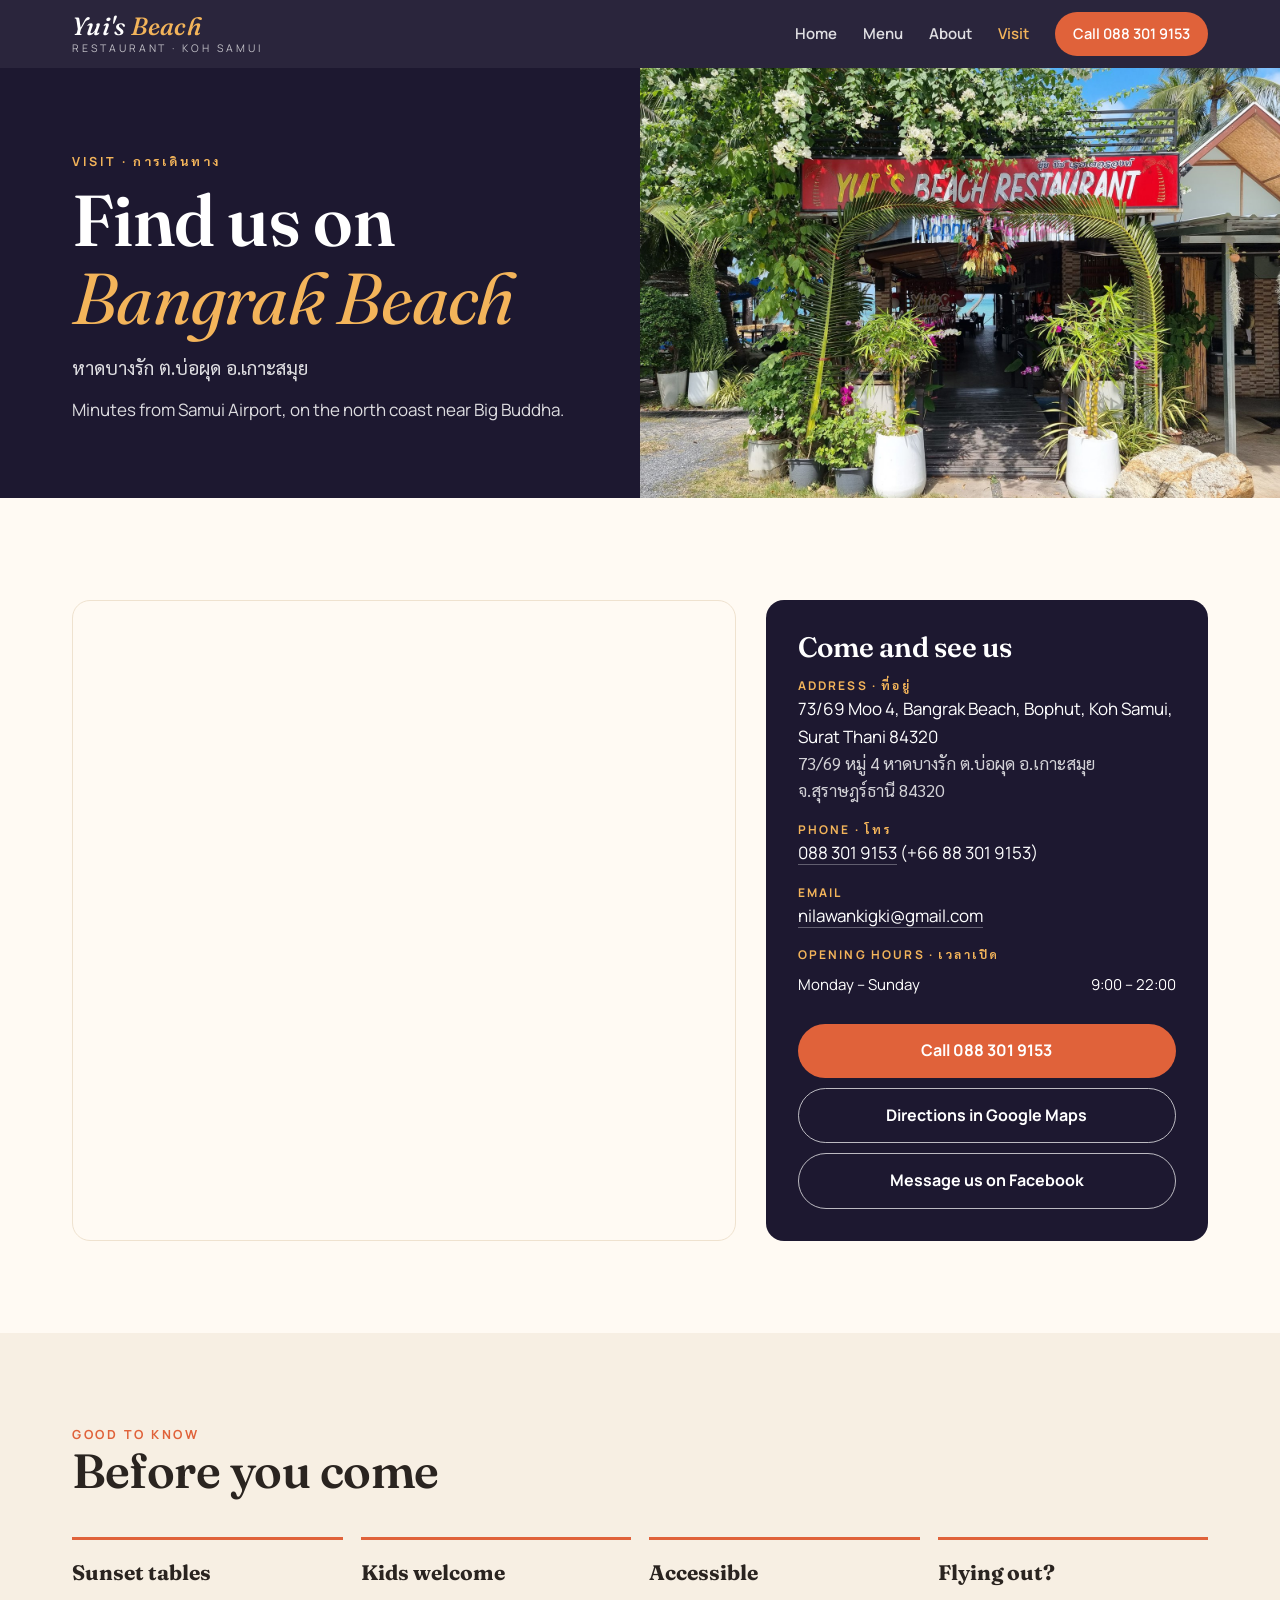
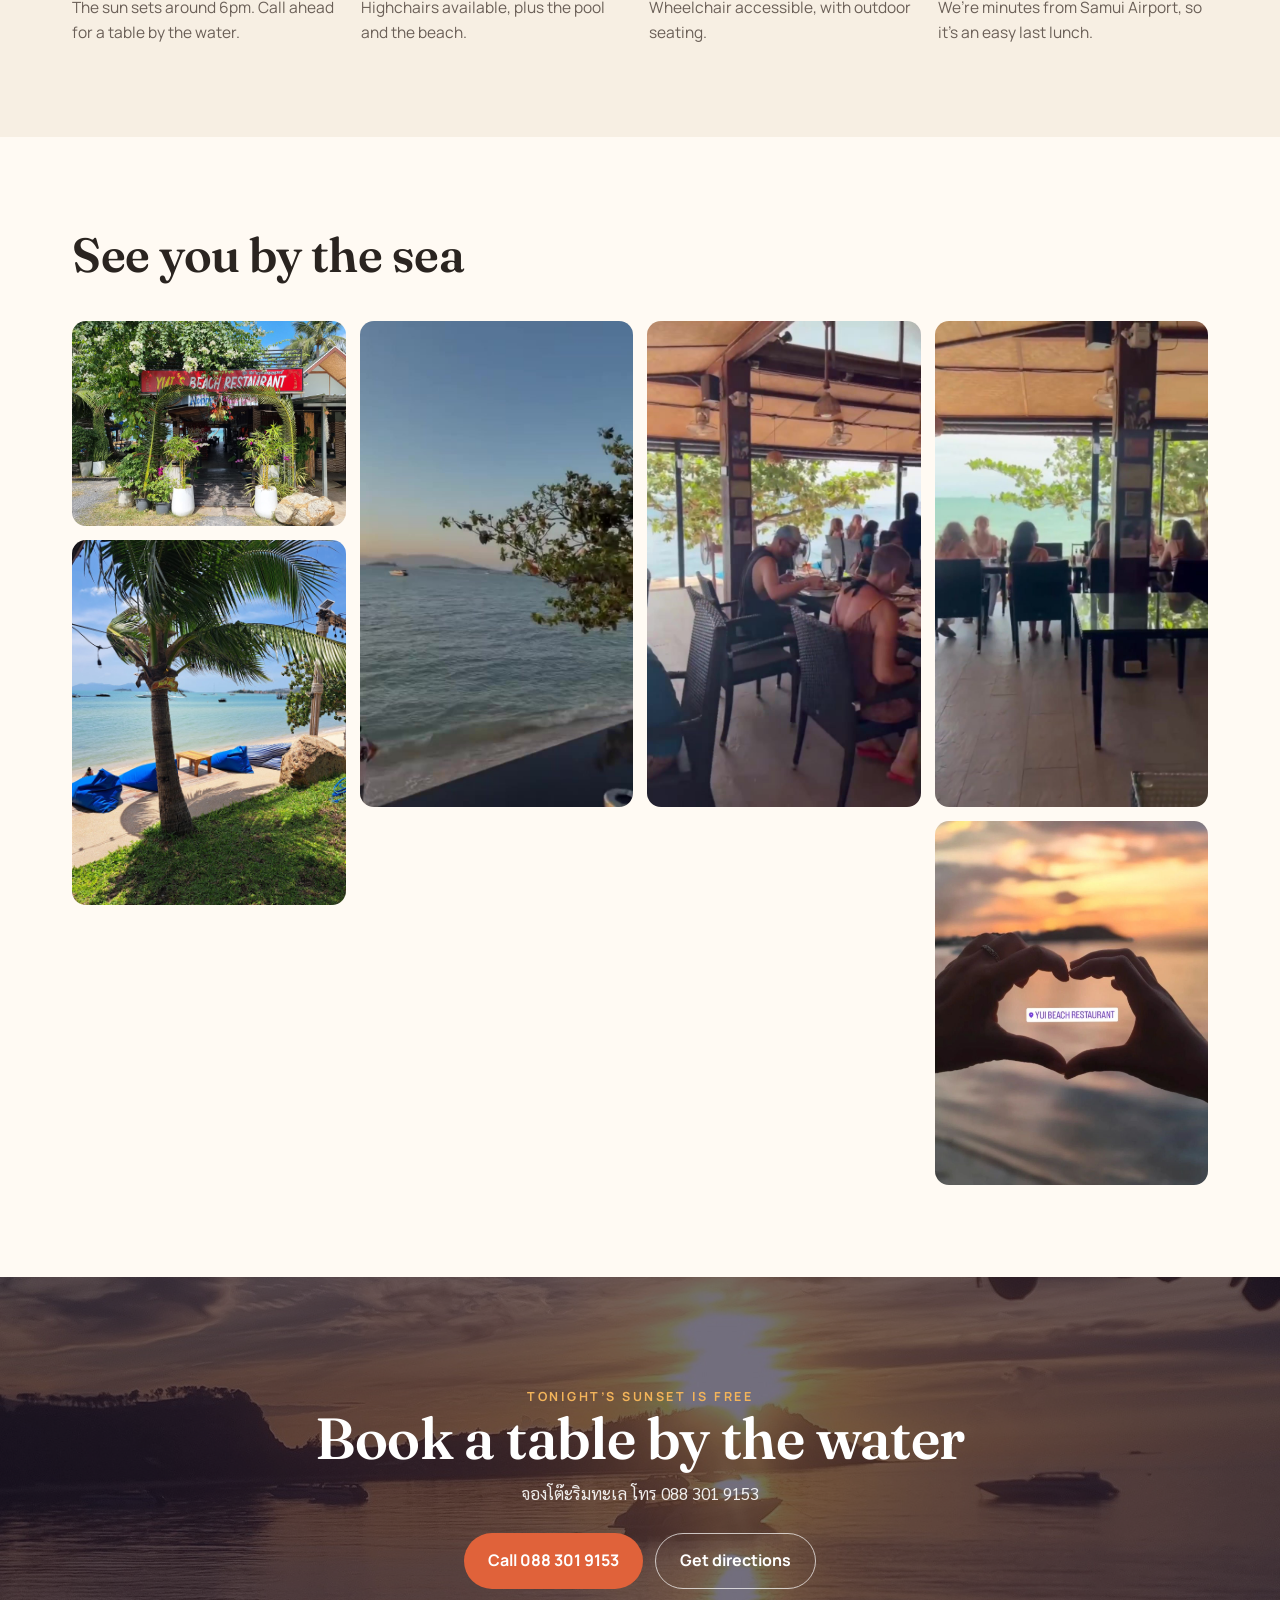
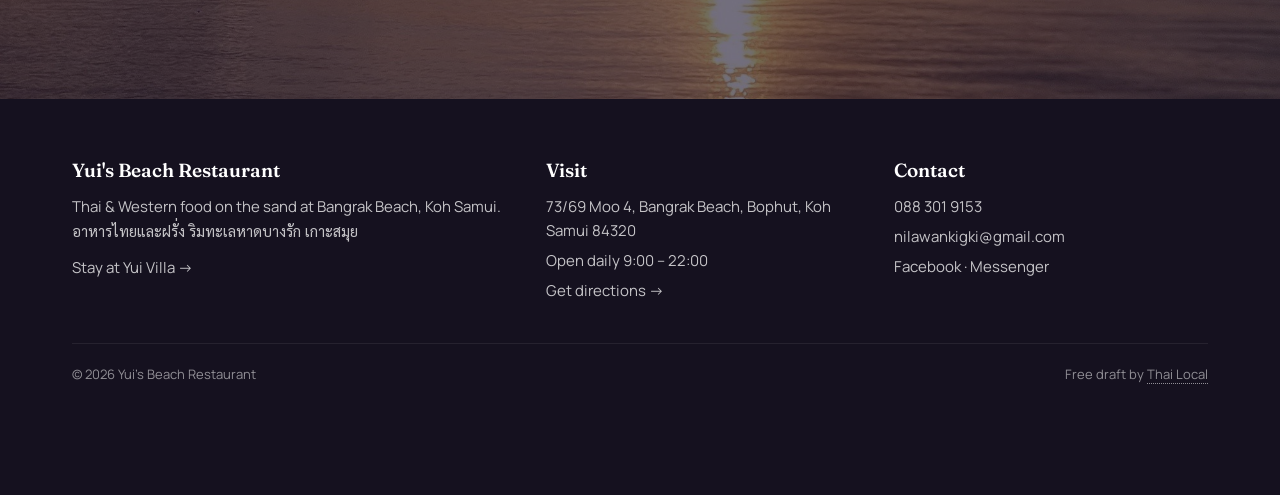
<file: visit.html>
<!doctype html>
<html lang="en">
<head>
<meta charset="utf-8">
<meta name="viewport" content="width=device-width,initial-scale=1">
<meta name="robots" content="noindex,nofollow">
<title>Visit · Yui's Beach Restaurant, Bangrak Beach, Koh Samui</title>
<meta name="description" content="Find Yui's Beach Restaurant at 73/69 Moo 4, Bangrak Beach, Bophut, Koh Samui. Open daily 9:00–22:00. Call 088 301 9153.">
<meta property="og:title" content="Visit · Yui's Beach Restaurant, Bangrak Beach, Koh Samui">
<meta property="og:description" content="Find Yui's Beach Restaurant at 73/69 Moo 4, Bangrak Beach, Bophut, Koh Samui. Open daily 9:00–22:00. Call 088 301 9153.">
<meta property="og:image" content="https://yuibeach.thailocal.online/img2/sunset-logo.jpg">
<meta property="og:url" content="https://yuibeach.thailocal.online/visit.html">
<meta property="og:type" content="restaurant">
<link rel="preconnect" href="https://fonts.googleapis.com"><link rel="preconnect" href="https://fonts.gstatic.com" crossorigin>
<link href="https://fonts.googleapis.com/css2?family=Fraunces:ital,opsz,wght@0,9..144,400;0,9..144,600;1,9..144,400;1,9..144,500&family=Manrope:wght@400;500;600;700&family=Sarabun:wght@400;500;700&display=swap" rel="stylesheet">
<link rel="stylesheet" href="css/style.css?v=2">
<link rel="icon" href="data:image/svg+xml,<svg xmlns='http://www.w3.org/2000/svg' viewBox='0 0 100 100'><text y='.9em' font-size='90'>🌅</text></svg>">
<script type="application/ld+json">{"@context":"https://schema.org","@type":"Restaurant","name":"Yui's Beach Restaurant","telephone":"+66883019153","servesCuisine":["Thai","Seafood","Western"],"address":{"@type":"PostalAddress","streetAddress":"73/69 Moo 4, Bangrak Beach","addressLocality":"Bophut, Koh Samui","addressRegion":"Surat Thani","postalCode":"84320","addressCountry":"TH"},"geo":{"@type":"GeoCoordinates","latitude":9.557736,"longitude":100.054625},"openingHours":"Mo-Su 09:00-22:00","priceRange":"$$"}</script>
</head>
<body>
<header class="nav"><div class="wrap nav-in">
<a class="brand" href="./"><b>Yui's <span>Beach</span></b><small>Restaurant · Koh Samui</small></a>
<button class="burger" aria-label="Menu">☰</button>
<nav class="links"><a href="./">Home</a><a href="menu.html">Menu</a><a href="about.html">About</a><a href="visit.html" class="on">Visit</a><a class="btn btn-ember" href="tel:+66883019153">Call 088 301 9153</a></nav>
</div></header>

<section class="phero"><div class="phero-in">
<div class="phero-txt"><p class="eyebrow" style="color:var(--gold)">Visit · การเดินทาง</p><h1>Find us on <em>Bangrak Beach</em></h1><p class="th">หาดบางรัก ต.บ่อผุด อ.เกาะสมุย</p><p style="margin-top:14px;opacity:.85">Minutes from Samui Airport, on the north coast near Big Buddha.</p></div>
<div class="phero-img"><img src="img2/entrance.jpg" alt="The entrance to Yui's Beach Restaurant on Bangrak Beach"></div>
</div></section>

<section><div class="wrap">
<div class="visit-grid">
<div class="map"><iframe src="https://maps.google.com/maps?q=9.557736,100.054625&z=16&hl=en&output=embed" loading="lazy" referrerpolicy="no-referrer-when-downgrade" title="Map to Yui's Beach Restaurant"></iframe></div>
<aside class="contact">
<h3>Come and see us</h3>
<dl>
<div><dt>Address · ที่อยู่</dt><dd>73/69 Moo 4, Bangrak Beach, Bophut, Koh Samui, Surat Thani 84320<br><span class="th" style="opacity:.8">73/69 หมู่ 4 หาดบางรัก ต.บ่อผุด อ.เกาะสมุย จ.สุราษฎร์ธานี 84320</span></dd></div>
<div><dt>Phone · โทร</dt><dd><a href="tel:+66883019153">088 301 9153</a> (+66 88 301 9153)</dd></div>
<div><dt>Email</dt><dd><a href="mailto:nilawankigki@gmail.com">nilawankigki@gmail.com</a></dd></div>
<div><dt>Opening hours · เวลาเปิด</dt><dd><table class="hours"><tr><td>Monday – Sunday</td><td>9:00 – 22:00</td></tr></table></dd></div>
</dl>
<div class="btns"><a class="btn btn-ember" href="tel:+66883019153">Call 088 301 9153</a><a class="btn btn-ghost" href="https://www.google.com/maps/dir/?api=1&destination=9.557736,100.054625" target="_blank" rel="noopener">Directions in Google Maps</a><a class="btn btn-ghost" href="https://m.me/Yuibeach" target="_blank" rel="noopener">Message us on Facebook</a></div>
</aside>
</div>
</div></section>

<section class="bg-sand"><div class="wrap">
<p class="eyebrow">Good to know</p>
<h2>Before you come</h2>
<div class="values">
<div><b>Sunset tables</b><p>The sun sets around 6pm. Call ahead for a table by the water.</p></div>
<div><b>Kids welcome</b><p>Highchairs available, plus the pool and the beach.</p></div>
<div><b>Accessible</b><p>Wheelchair accessible, with outdoor seating.</p></div>
<div><b>Flying out?</b><p>We’re minutes from Samui Airport, so it’s an easy last lunch.</p></div>
</div>
</div></section>

<section><div class="wrap">
<h2>See you by the sea</h2>
<div class="gallery"><a href="img2/entrance.jpg"><img src="img2/entrance.jpg" alt="The entrance to Yui's Beach Restaurant" loading="lazy"></a><a href="img2/beach-loungers.jpg"><img src="img2/beach-loungers.jpg" alt="Beanbags on the beach in front of Yui's" loading="lazy"></a><a href="img2/deck-sea.jpg"><img src="img2/deck-sea.jpg" alt="The view from the deck" loading="lazy"></a><a href="img2/dining-busy.jpg"><img src="img2/dining-busy.jpg" alt="Dinner service" loading="lazy"></a><a href="img2/dining-seaview.jpg"><img src="img2/dining-seaview.jpg" alt="Open-air dining room looking out to sea" loading="lazy"></a><a href="img2/heart-sunset.jpg"><img src="img2/heart-sunset.jpg" alt="Sunset at Yui Beach" loading="lazy"></a></div><div class="lb"><button aria-label="Close">×</button><img alt=""></div>
</div></section>
<section class="cta-band"><img src="img2/hero-sunset-sea.jpg" alt="" loading="lazy"><div class="wrap">
<p class="eyebrow" style="color:var(--gold)">Tonight’s sunset is free</p>
<h2>Book a table by the water</h2><p class="th" style="margin-top:10px;opacity:.9">จองโต๊ะริมทะเล โทร 088 301 9153</p>
<div class="ctas"><a class="btn btn-ember" href="tel:+66883019153">Call 088 301 9153</a><a class="btn btn-ghost" href="https://www.google.com/maps/dir/?api=1&destination=9.557736,100.054625" target="_blank" rel="noopener">Get directions</a></div>
</div></section>
<footer class="site"><div class="wrap">
<div class="foot">
<div><h4>Yui's Beach Restaurant</h4><p>Thai &amp; Western food on the sand at Bangrak Beach, Koh Samui.<br><span class="th">อาหารไทยและฝรั่ง ริมทะเลหาดบางรัก เกาะสมุย</span></p><p style="margin-top:12px"><a href="https://yuivillassamui.thailocal.online/">Stay at Yui Villa →</a></p></div>
<div><h4>Visit</h4><ul><li>73/69 Moo 4, Bangrak Beach, Bophut, Koh Samui 84320</li><li>Open daily 9:00 – 22:00</li><li><a href="https://www.google.com/maps/dir/?api=1&destination=9.557736,100.054625" target="_blank" rel="noopener">Get directions →</a></li></ul></div>
<div><h4>Contact</h4><ul><li><a href="tel:+66883019153">088 301 9153</a></li><li><a href="mailto:nilawankigki@gmail.com">nilawankigki@gmail.com</a></li><li><a href="https://www.facebook.com/Yuibeach" target="_blank" rel="noopener">Facebook</a> · <a href="https://m.me/Yuibeach" target="_blank" rel="noopener">Messenger</a></li></ul></div>
</div>
<div class="foot-bottom"><span>© 2026 Yui's Beach Restaurant</span><span class="draft-credit">Free draft by <a href="https://thailocal.online" target="_blank" rel="noopener">Thai Local</a></span></div>
</div></footer>
<nav class="mbar" aria-label="Quick contact">
<a class="call" href="tel:+66883019153"><svg viewBox="0 0 24 24" fill="currentColor"><path d="M6.6 10.8a15.1 15.1 0 0 0 6.6 6.6l2.2-2.2c.3-.3.7-.4 1-.2 1.1.4 2.3.6 3.6.6.6 0 1 .4 1 1V20c0 .6-.4 1-1 1A17 17 0 0 1 3 4c0-.6.4-1 1-1h3.5c.6 0 1 .4 1 1 0 1.3.2 2.5.6 3.6.1.3 0 .7-.2 1l-2.3 2.2z"/></svg>Call 088 301 9153</a>
<a href="https://www.google.com/maps/dir/?api=1&destination=9.557736,100.054625" target="_blank" rel="noopener"><svg viewBox="0 0 24 24" fill="currentColor"><path d="M12 2a7 7 0 0 0-7 7c0 5.2 7 13 7 13s7-7.8 7-13a7 7 0 0 0-7-7zm0 9.5A2.5 2.5 0 1 1 12 6.5a2.5 2.5 0 0 1 0 5z"/></svg>Directions</a>
<a href="https://m.me/Yuibeach" target="_blank" rel="noopener"><svg viewBox="0 0 24 24" fill="currentColor"><path d="M12 2C6.4 2 2 6.1 2 11.3c0 2.9 1.4 5.5 3.7 7.2V22l3.4-1.9c.9.3 1.9.4 2.9.4 5.6 0 10-4.1 10-9.3S17.6 2 12 2zm1 12.4-2.5-2.7-5 2.7 5.5-5.8 2.6 2.7 4.9-2.7-5.5 5.8z"/></svg>Message</a>
</nav>
<script src="js/main.js"></script>
</body></html>
</file>
<file: css/style.css>
:root{
  --dusk:#1d1830; --dusk-2:#2b2342; --ember:#e0623a; --ember-d:#c24f2a; --gold:#f3b45a;
  --sand:#f7efe3; --sand-2:#efe2cf; --shell:#fffaf3; --lagoon:#1f6e70; --ink:#2a2420; --ink-soft:#6a5f57;
  --serif:"Fraunces",Georgia,serif; --sans:"Manrope","Sarabun",system-ui,sans-serif; --thai:"Sarabun","Manrope",sans-serif;
  --r:18px; --max:1180px;
}
*{box-sizing:border-box;margin:0;padding:0}
html{scroll-behavior:smooth}
body{font-family:var(--sans);color:var(--ink);background:var(--shell);line-height:1.6;font-size:17px;-webkit-font-smoothing:antialiased}
img{max-width:100%;display:block}
a{color:inherit}
.th{font-family:var(--thai)}
.wrap{max-width:var(--max);margin:0 auto;padding:0 22px}
h1,h2,h3{font-family:var(--serif);font-weight:600;line-height:1.08;letter-spacing:-.01em}
h1 em,h2 em{font-style:italic;font-weight:400;color:var(--gold)}
h2{font-size:clamp(30px,4.4vw,48px)}
.eyebrow{text-transform:uppercase;letter-spacing:.2em;font-size:12.5px;font-weight:700;color:var(--ember)}
.lead{font-size:19px;color:var(--ink-soft);max-width:60ch}
.btn{display:inline-flex;align-items:center;gap:9px;padding:14px 24px;border-radius:999px;font-weight:700;text-decoration:none;font-size:16px;transition:transform .15s,background .15s}
.btn:hover{transform:translateY(-2px)}
.btn-ember{background:var(--ember);color:#fff}.btn-ember:hover{background:var(--ember-d)}
.btn-ghost{border:1.5px solid rgba(255,255,255,.7);color:#fff}
.btn-dark{background:var(--dusk);color:#fff}
.btn-line{border:1.5px solid var(--dusk);color:var(--dusk)}
/* nav */
.nav{position:sticky;top:0;z-index:50;background:rgba(29,24,48,.94);backdrop-filter:blur(10px);color:#fff}
.nav-in{display:flex;align-items:center;justify-content:space-between;height:68px}
.brand{text-decoration:none;display:flex;flex-direction:column;line-height:1}
.brand b{font-family:var(--serif);font-size:25px;font-style:italic;font-weight:500;letter-spacing:.01em}
.brand b span{color:var(--gold)}
.brand small{font-size:10.5px;letter-spacing:.28em;text-transform:uppercase;opacity:.7;margin-top:4px}
.links{display:flex;gap:26px;align-items:center}
.links a{text-decoration:none;font-weight:600;font-size:15px;opacity:.85}
.links a:hover,.links a.on{opacity:1;color:var(--gold)}
.links .btn{padding:10px 18px;font-size:14.5px;opacity:1;color:#fff}
.burger{display:none;background:none;border:0;color:#fff;font-size:26px;cursor:pointer}
@media(max-width:860px){
  .burger{display:block}
  .links{display:none;position:absolute;top:68px;left:0;right:0;flex-direction:column;background:var(--dusk);padding:18px 22px 26px;gap:16px;align-items:flex-start}
  .links.open{display:flex}
}
/* home hero */
.hero{position:relative;min-height:88vh;color:#fff;display:flex;align-items:flex-end;overflow:hidden;background:var(--dusk)}
.hero picture img{position:absolute;inset:0;width:100%;height:100%;object-fit:cover}
.hero::after{content:"";position:absolute;inset:0;background:linear-gradient(180deg,rgba(29,24,48,.15) 30%,rgba(29,24,48,.88) 100%)}
.hero-in{position:relative;z-index:2;padding-bottom:70px;width:100%}
.hero h1{font-size:clamp(42px,7.2vw,92px);max-width:13ch}
.hero .th-line{font-family:var(--thai);font-size:clamp(17px,2.2vw,22px);opacity:.92;margin:16px 0 8px}
.hero p.sub{font-size:19px;max-width:46ch;opacity:.9}
.hero .ctas{display:flex;flex-wrap:wrap;gap:12px;margin-top:28px}
.hero-card{position:absolute;right:22px;bottom:70px;z-index:3;background:rgba(255,250,243,.96);color:var(--ink);border-radius:var(--r);padding:20px 22px;width:250px;box-shadow:0 20px 50px rgba(0,0,0,.3)}
.hero-card b{font-family:var(--serif);font-size:22px;display:block}
.hero-card .row{display:flex;justify-content:space-between;font-size:14.5px;border-top:1px solid var(--sand-2);padding:8px 0}
.hero-card .row:first-of-type{border-top:0}
@media(max-width:980px){.hero-card{display:none}}
/* facts strip */
.facts{background:var(--ember);color:#fff}
.facts ul{list-style:none;display:grid;grid-template-columns:repeat(4,1fr);gap:0}
.facts li{padding:20px 14px;text-align:center;font-weight:700;font-size:15px;border-left:1px solid rgba(255,255,255,.25)}
.facts li:first-child{border-left:0}
.facts li span{display:block;font-weight:500;font-size:13px;opacity:.88}
@media(max-width:760px){.facts ul{grid-template-columns:1fr 1fr}.facts li:nth-child(3){border-left:0}.facts li{border-top:1px solid rgba(255,255,255,.2)}}
section{padding:92px 0}
@media(max-width:700px){section{padding:64px 0}}
/* intro split */
.split{display:grid;grid-template-columns:1.05fr .95fr;gap:64px;align-items:center}
.split.rev{grid-template-columns:.95fr 1.05fr}
.split.rev .split-media{order:2}
@media(max-width:860px){.split,.split.rev{grid-template-columns:1fr;gap:34px}.split.rev .split-media{order:0}}
.split-media{position:relative}
.split-media .main{border-radius:200px 200px var(--r) var(--r);aspect-ratio:3/4;object-fit:cover;width:100%}
.split-media .inset{position:absolute;width:44%;bottom:-28px;left:-28px;border-radius:var(--r);border:6px solid var(--shell);aspect-ratio:1;object-fit:cover}
@media(max-width:860px){.split-media .inset{left:10px;bottom:-20px}}
.quote-big{font-family:var(--serif);font-style:italic;font-size:clamp(24px,3vw,32px);line-height:1.3;color:var(--dusk);margin:22px 0;border-left:3px solid var(--ember);padding-left:20px}
.cite{font-size:14px;color:var(--ink-soft)}
/* cards */
.bg-sand{background:var(--sand)}
.bg-dusk{background:var(--dusk);color:#fff}
.bg-dusk .lead{color:rgba(255,255,255,.78)}
.cards{display:grid;grid-template-columns:repeat(3,1fr);gap:24px;margin-top:44px}
@media(max-width:860px){.cards{grid-template-columns:1fr}}
.card{background:var(--shell);border-radius:var(--r);overflow:hidden;box-shadow:0 10px 30px rgba(42,36,32,.07)}
.card img{aspect-ratio:4/3;object-fit:cover;width:100%}
.card div{padding:22px 24px 26px}
.card h3{font-size:24px;margin-bottom:6px}
.card p{color:var(--ink-soft);font-size:15.5px}
.card .th{display:block;color:var(--lagoon);font-size:15px;margin-bottom:6px}
/* dishes */
.dishes{display:grid;grid-template-columns:1.3fr 1fr 1fr;gap:18px;margin-top:40px}
.dishes figure{position:relative;border-radius:var(--r);overflow:hidden;min-height:300px}
.dishes img{position:absolute;inset:0;width:100%;height:100%;object-fit:cover}
.dishes figcaption{position:absolute;left:0;right:0;bottom:0;padding:50px 20px 18px;background:linear-gradient(transparent,rgba(29,24,48,.9));color:#fff;font-weight:700}
.dishes figcaption span{display:block;font-family:var(--thai);font-weight:400;opacity:.85;font-size:14px}
@media(max-width:860px){.dishes{grid-template-columns:1fr}.dishes figure{min-height:260px}}
/* reviews */
.rating-row{display:flex;flex-wrap:wrap;gap:14px;margin-top:22px}
.pill{background:rgba(255,255,255,.08);border:1px solid rgba(255,255,255,.18);border-radius:999px;padding:9px 16px;font-size:14.5px}
.bg-sand .pill,.bg-shell .pill{background:#fff;border-color:var(--sand-2)}
.pill b{color:var(--gold)}
.reviews{display:grid;grid-template-columns:repeat(3,1fr);gap:22px;margin-top:44px}
@media(max-width:900px){.reviews{grid-template-columns:1fr}}
.review{background:rgba(255,255,255,.06);border:1px solid rgba(255,255,255,.12);border-radius:var(--r);padding:28px}
.bg-sand .review,.bg-shell .review{background:#fff;border-color:var(--sand-2)}
.review .stars{color:var(--gold);letter-spacing:3px;font-size:15px}
.review p{font-family:var(--serif);font-size:18.5px;line-height:1.45;margin:12px 0 16px}
.review p.th{font-family:var(--thai);font-size:17px}
.review footer{font-size:13.5px;opacity:.75}
/* gallery */
.gallery{columns:4 240px;column-gap:14px;margin-top:40px}
.gallery a{display:block;margin-bottom:14px;border-radius:14px;overflow:hidden;break-inside:avoid}
.gallery img{width:100%;transition:transform .4s}
.gallery a:hover img{transform:scale(1.04)}
.lb{position:fixed;inset:0;background:rgba(15,12,25,.94);display:none;align-items:center;justify-content:center;z-index:100;padding:20px}
.lb.open{display:flex}
.lb img{max-height:88vh;max-width:94vw;border-radius:10px}
.lb button{position:absolute;top:16px;right:18px;background:none;border:0;color:#fff;font-size:36px;cursor:pointer}
/* page hero (inner) */
.phero{background:var(--dusk);color:#fff;padding:0;overflow:hidden}
.phero-in{display:grid;grid-template-columns:1fr 1fr;min-height:430px}
.phero-txt{padding:80px 22px 70px max(22px,calc((100vw - var(--max))/2 + 22px));display:flex;flex-direction:column;justify-content:center}
.phero h1{font-size:clamp(40px,6vw,72px);margin:10px 0 14px}
.phero .th{font-size:19px;opacity:.85}
.phero-img{position:relative}
.phero-img img{position:absolute;inset:0;width:100%;height:100%;object-fit:cover}
.phero-collage{display:grid;grid-template-columns:1fr 1fr;grid-template-rows:1fr 1fr;gap:8px;padding:8px}
.phero-collage img{width:100%;height:100%;object-fit:cover;border-radius:12px}
.phero-collage img:first-child{grid-row:span 2}
@media(max-width:860px){.phero-in{grid-template-columns:1fr}.phero-img{min-height:280px}.phero-txt{padding:56px 22px 40px}.phero-collage{height:340px}}
/* menu */
.menu-grid{display:grid;grid-template-columns:1fr 1fr;gap:34px 54px;margin-top:40px}
@media(max-width:820px){.menu-grid{grid-template-columns:1fr}}
.menu-sec h3{font-size:28px;display:flex;align-items:baseline;gap:12px;border-bottom:2px solid var(--dusk);padding-bottom:10px;margin-bottom:8px}
.menu-sec h3 .th{font-size:16px;color:var(--lagoon);font-weight:500}
.item{display:flex;gap:16px;padding:14px 0;border-bottom:1px dashed var(--sand-2);align-items:flex-start}
.item img{width:78px;height:78px;border-radius:12px;object-fit:cover;flex:none}
.item b{font-size:17px;display:block}
.item .th{color:var(--lagoon);font-size:15px;display:block}
.item small{color:var(--ink-soft);font-size:14px;display:block;margin-top:2px}
.tag{display:inline-block;font-size:11.5px;font-weight:700;letter-spacing:.05em;text-transform:uppercase;background:var(--sand);color:var(--ember-d);border-radius:6px;padding:2px 7px;margin-left:6px;vertical-align:2px}
.note{background:var(--sand);border-radius:var(--r);padding:22px 26px;margin-top:40px;font-size:15.5px;color:var(--ink-soft)}
.note b{color:var(--ink)}
.diet{display:grid;grid-template-columns:repeat(3,1fr);gap:18px;margin-top:30px}
.diet div{background:#fff;border:1px solid var(--sand-2);border-radius:14px;padding:20px}
.diet b{display:block;font-family:var(--serif);font-size:20px;margin-bottom:4px}
@media(max-width:820px){.diet{grid-template-columns:1fr}}
/* about */
.values{display:grid;grid-template-columns:repeat(4,1fr);gap:18px;margin-top:40px}
.values div{border-top:3px solid var(--ember);padding-top:16px}
.values b{font-family:var(--serif);font-size:21px;display:block;margin-bottom:6px}
.values p{color:var(--ink-soft);font-size:15.5px}
@media(max-width:860px){.values{grid-template-columns:1fr 1fr}}
@media(max-width:520px){.values{grid-template-columns:1fr}}
/* visit */
.visit-grid{display:grid;grid-template-columns:1.2fr .8fr;gap:30px;margin-top:10px}
@media(max-width:900px){.visit-grid{grid-template-columns:1fr}}
.map{border-radius:var(--r);overflow:hidden;min-height:430px;border:1px solid var(--sand-2)}
.map iframe{width:100%;height:100%;min-height:430px;border:0;display:block}
.contact{background:var(--dusk);color:#fff;border-radius:var(--r);padding:32px}
.contact h3{font-size:28px;margin-bottom:14px}
.contact dl{display:grid;gap:16px}
.contact dt{font-size:12px;letter-spacing:.18em;text-transform:uppercase;color:var(--gold);font-weight:700}
.contact dd a{text-decoration:none;border-bottom:1px solid rgba(255,255,255,.3)}
.contact .btns{display:flex;flex-direction:column;gap:10px;margin-top:24px}
.contact .btns .btn{justify-content:center}
.hours{width:100%;border-collapse:collapse;margin-top:6px;font-size:15px}
.hours td{padding:3px 0}.hours td:last-child{text-align:right}
.mapband{position:relative;height:340px;border-radius:var(--r);overflow:hidden}
.mapband iframe{width:100%;height:100%;border:0}
/* cta band */
.cta-band{position:relative;color:#fff;text-align:center;padding:110px 0;overflow:hidden}
.cta-band img{position:absolute;inset:0;width:100%;height:100%;object-fit:cover}
.cta-band::after{content:"";position:absolute;inset:0;background:rgba(29,24,48,.62)}
.cta-band .wrap{position:relative;z-index:2}
.cta-band h2{font-size:clamp(34px,5vw,58px)}
.cta-band .ctas{display:flex;justify-content:center;flex-wrap:wrap;gap:12px;margin-top:26px}
/* footer */
footer.site{background:#15111f;color:rgba(255,255,255,.75);padding:56px 0 110px;font-size:15px}
.foot{display:grid;grid-template-columns:1.4fr 1fr 1fr;gap:34px}
@media(max-width:760px){.foot{grid-template-columns:1fr}}
footer.site h4{color:#fff;font-family:var(--serif);font-size:19px;margin-bottom:10px;font-weight:600}
footer.site a{text-decoration:none}footer.site a:hover{color:var(--gold)}
footer.site ul{list-style:none;display:grid;gap:6px}
.foot-bottom{margin-top:40px;padding-top:20px;border-top:1px solid rgba(255,255,255,.1);display:flex;justify-content:space-between;flex-wrap:wrap;gap:10px;font-size:13px;opacity:.7}
.draft-credit a{border-bottom:1px dotted currentColor}
/* mobile call bar */
.mbar{display:none}
@media(max-width:760px){
  .mbar{display:grid;grid-template-columns:1.3fr 1fr 1fr;position:fixed;left:0;right:0;bottom:0;z-index:60;background:var(--dusk);box-shadow:0 -6px 20px rgba(0,0,0,.25)}
  .mbar a{display:flex;flex-direction:column;align-items:center;justify-content:center;gap:2px;padding:10px 4px 12px;color:#fff;text-decoration:none;font-size:12.5px;font-weight:700}
  .mbar a svg{width:21px;height:21px}
  .mbar a.call{background:var(--ember);font-size:14px}
  footer.site{padding-bottom:120px}
}
@media(max-width:600px){.gallery{columns:2;column-gap:10px}.gallery a{margin-bottom:10px}}
.phero-img.phero-collage img{position:static;inset:auto}
.item img{object-position:50% 68%}
.phero-collage{height:480px;grid-template-rows:repeat(2,minmax(0,1fr));grid-template-columns:repeat(2,minmax(0,1fr))}
.phero-collage img{min-height:0}
@media(max-width:860px){.phero-collage{height:340px}}
</file>
